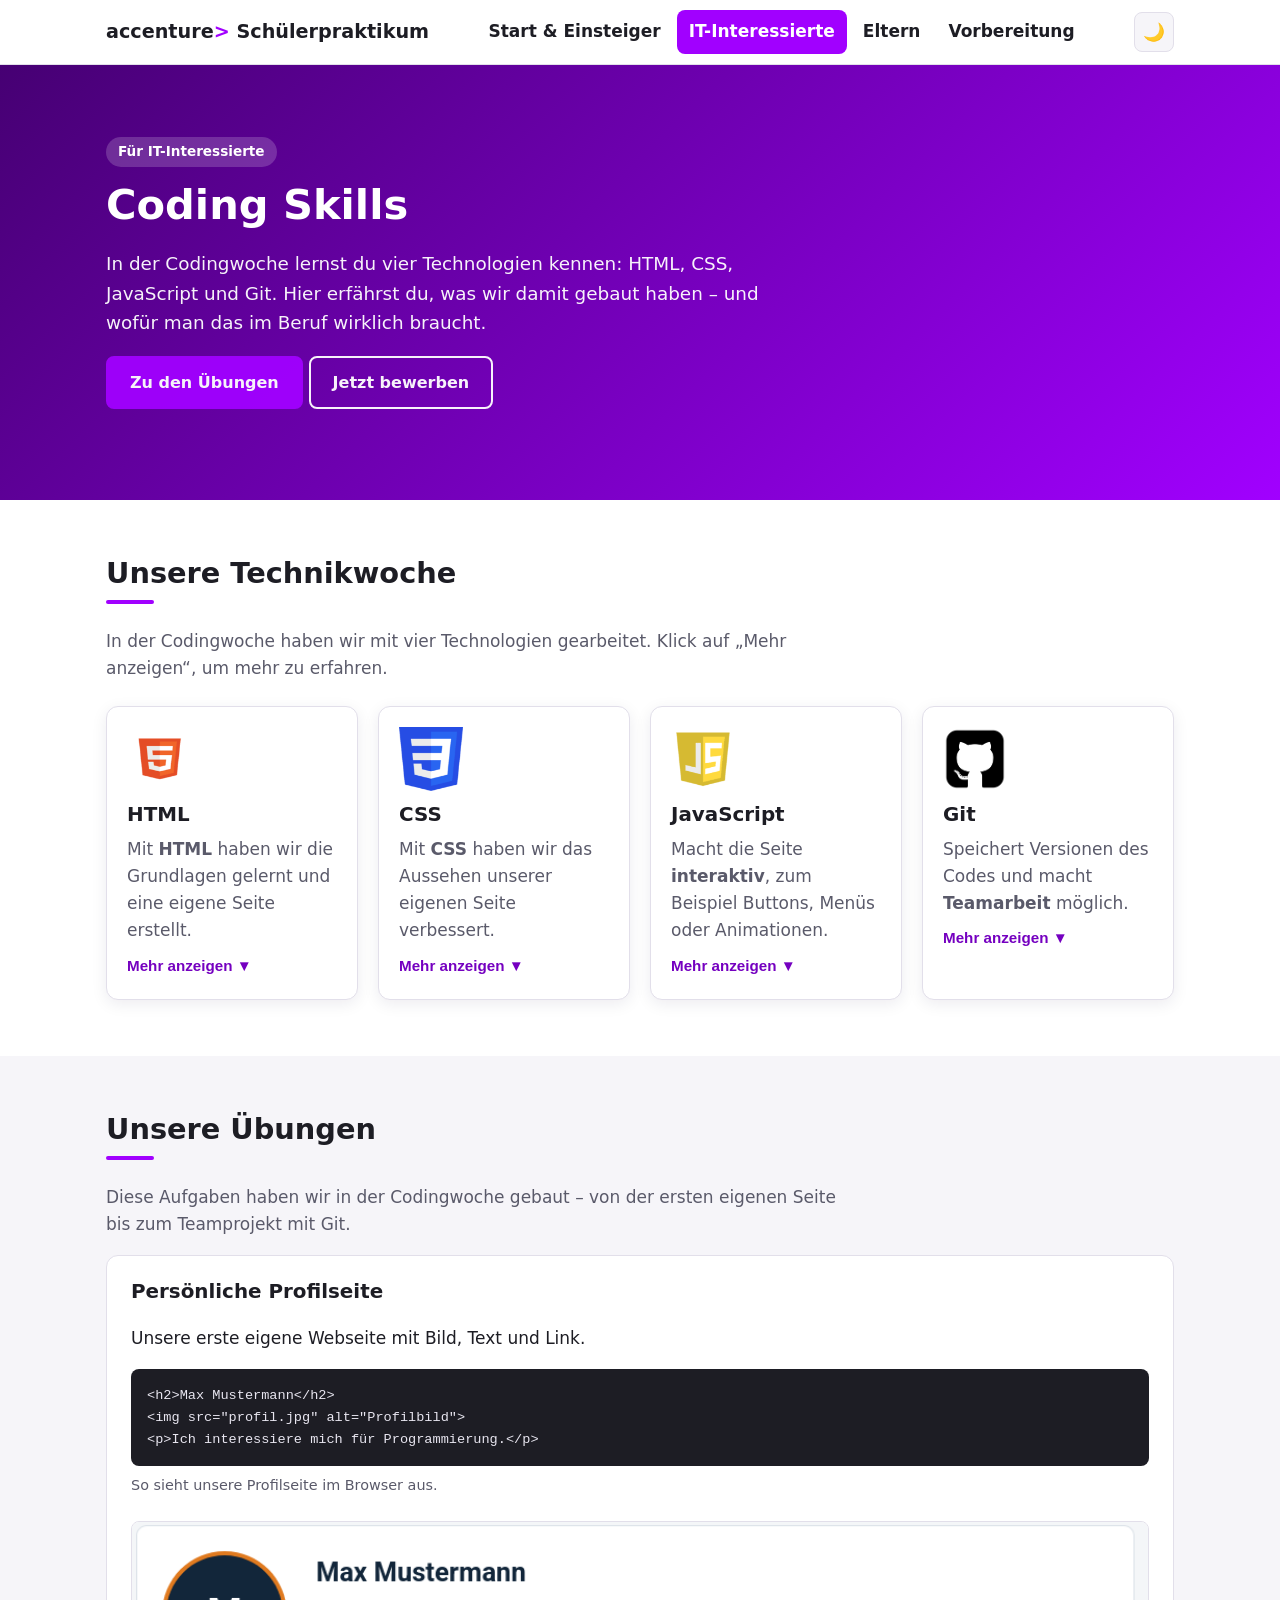
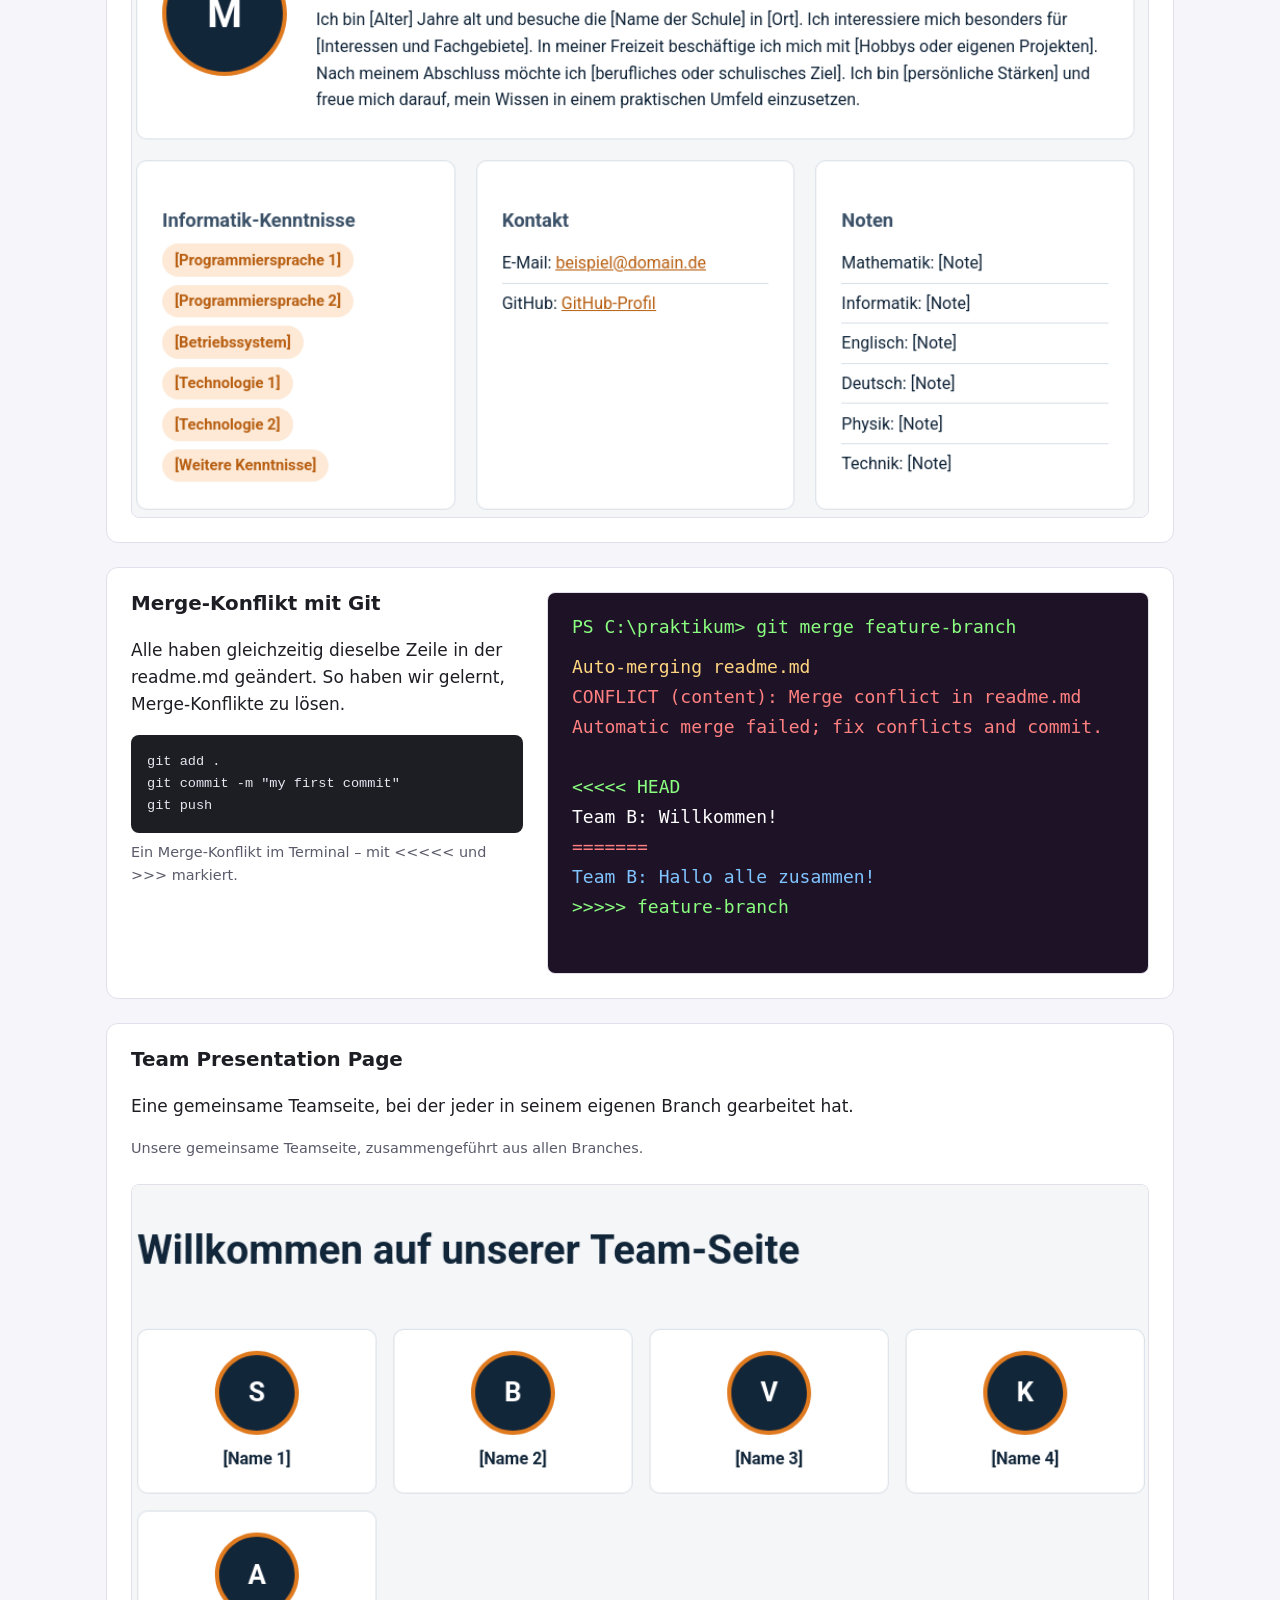
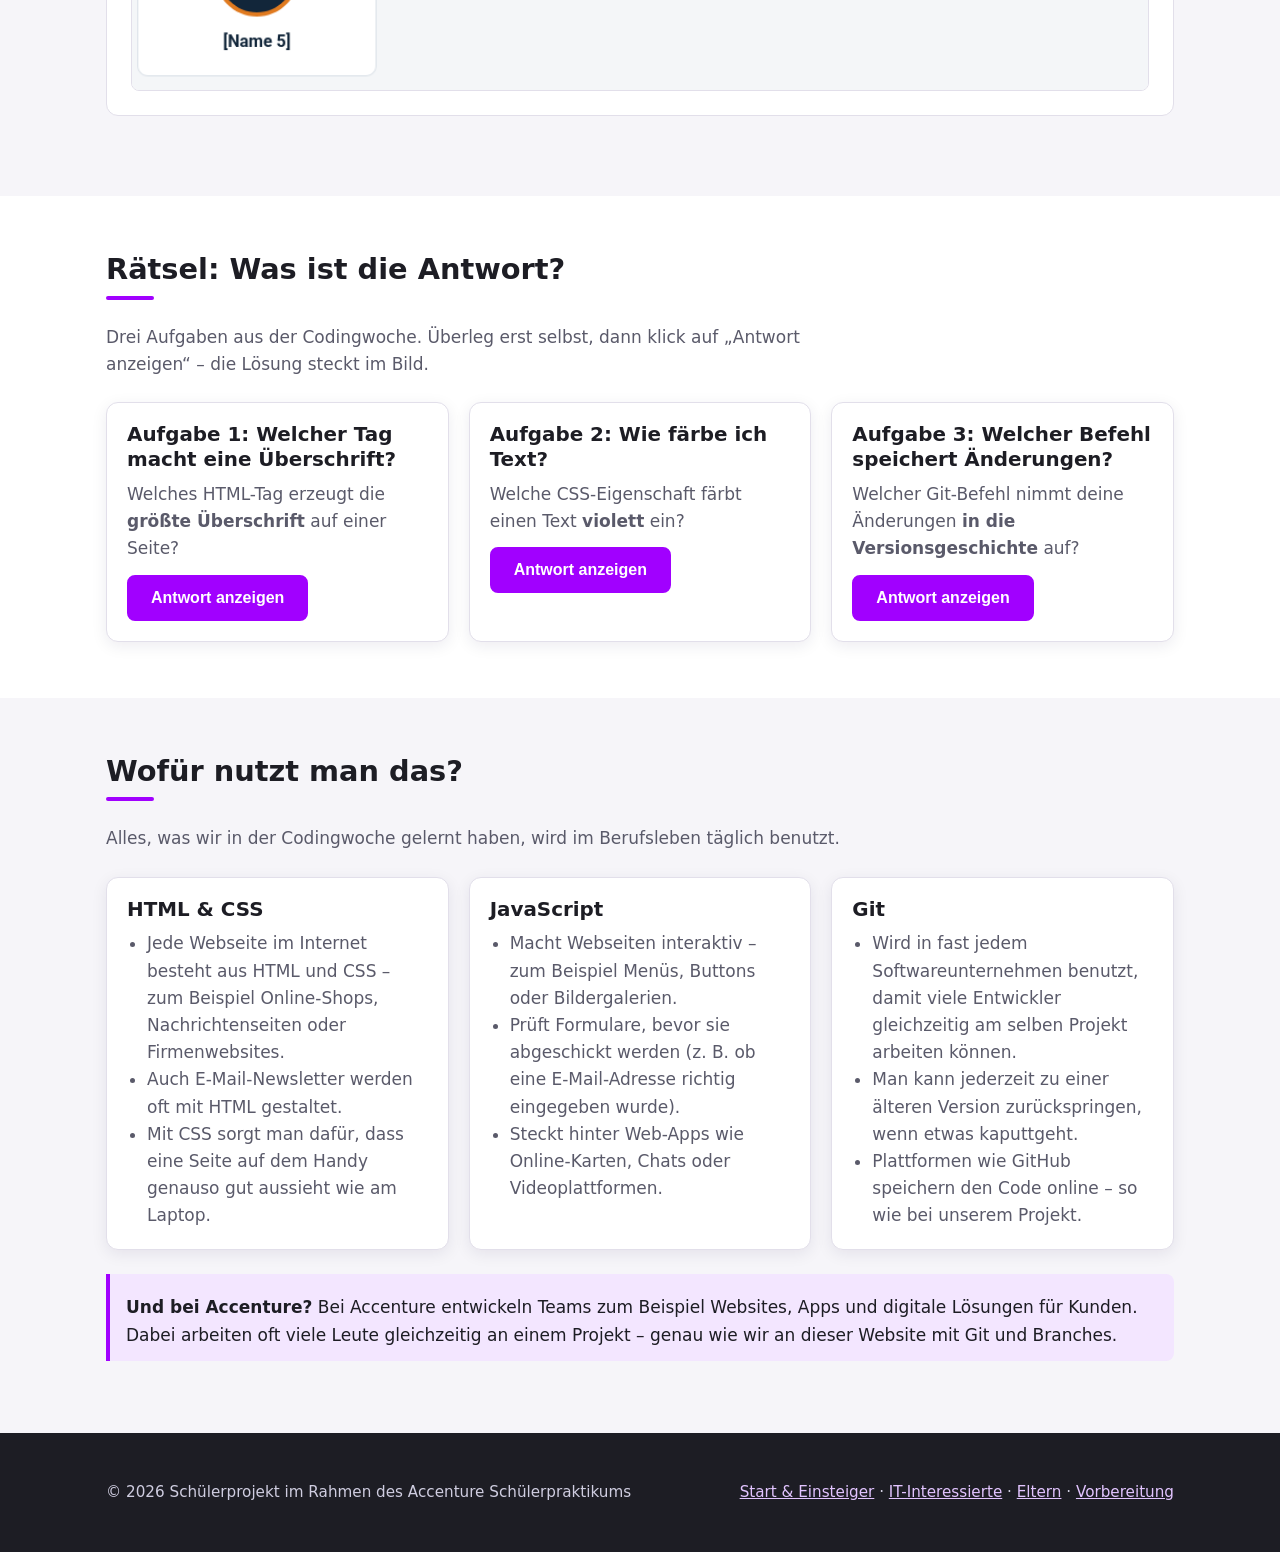
<file: coding.html>
<!DOCTYPE html>
<html lang="de">
<head>
  <meta charset="UTF-8">
  <meta name="viewport" content="width=device-width, initial-scale=1.0">
  <title>IT-Interessierte | Accenture Schülerpraktikum</title>
  <meta name="description" content="Welche Technologien im Accenture Schülerpraktikum gelernt werden: HTML, CSS, JavaScript und Git – mit Übungen und Rätseln.">

  <link rel="stylesheet" href="teama.css">
</head>
<body>

  <header class="navbar">
    <nav class="container" aria-label="Hauptnavigation">
      <a href="index.html" class="logo">accenture<span>&gt;</span> Schülerpraktikum</a>
      <ul class="nav-links">
        <li><a href="index.html">Start &amp; Einsteiger</a></li>
        <li><a href="coding.html" class="aktiv">IT-Interessierte</a></li>
        <li><a href="eltern.html">Eltern</a></li>
        <li><a href="vorbereitung.html">Vorbereitung</a></li>
      </ul>
      <div class="nav-aktionen">
        <button id="dark-btn" class="icon-btn" type="button" aria-label="Dunklen Modus aktivieren">🌙</button>
        <button id="menu-btn" class="icon-btn" type="button" aria-label="Menü öffnen" aria-expanded="false">☰</button>
      </div>
    </nav>
  </header>

  <main>

    <section class="hero">
      <div class="container">
        <span class="label">Für IT-Interessierte</span>
        <h1>Coding Skills</h1>
        <p>In der Codingwoche lernst du vier Technologien kennen: HTML, CSS, JavaScript und Git. Hier erfährst du, was wir damit gebaut haben – und wofür man das im Beruf wirklich braucht.</p>
        <p>
          <a href="#uebungen" class="btn">Zu den Übungen</a>
          <a href="vorbereitung.html#bewerbung" class="btn hell">Jetzt bewerben</a>
        </p>
      </div>
    </section>

    <section id="technik">
      <div class="container">
        <h2>Unsere Technikwoche</h2>
        <p class="einleitung">In der Codingwoche haben wir mit vier Technologien gearbeitet. Klick auf „Mehr anzeigen“, um mehr zu erfahren.</p>
        <div class="card-reihe" style="margin-top:24px">
          <div class="card">
            <img src="images/teamb/html.png" alt="HTML Logo">
            <h3>HTML</h3>
            <p>Mit <strong>HTML</strong> haben wir die Grundlagen gelernt und eine eigene Seite erstellt.</p>
            <button class="mehr-btn" type="button" aria-expanded="false">Mehr anzeigen ▼</button>
            <p class="mehr-text">Mit Tags wie &lt;h1&gt;, &lt;p&gt; oder &lt;img&gt; baut man Überschriften, Texte und Bilder ein.</p>
          </div>
          <div class="card">
            <img src="images/teamb/css.png" alt="CSS Logo">
            <h3>CSS</h3>
            <p>Mit <strong>CSS</strong> haben wir das Aussehen unserer eigenen Seite verbessert.</p>
            <button class="mehr-btn" type="button" aria-expanded="false">Mehr anzeigen ▼</button>
            <p class="mehr-text">Farben, Schriften, Abstände und Layouts wie Flexbox – damit die Cards hier nebeneinander stehen.</p>
          </div>
          <div class="card">
            <img src="images/teamb/js.png" alt="JavaScript Logo">
            <h3>JavaScript</h3>
            <p>Macht die Seite <strong>interaktiv</strong>, zum Beispiel Buttons, Menüs oder Animationen.</p>
            <button class="mehr-btn" type="button" aria-expanded="false">Mehr anzeigen ▼</button>
            <p class="mehr-text">Auch der „Mehr anzeigen“-Button, den du gerade benutzt, funktioniert mit JavaScript.</p>
          </div>
          <div class="card">
            <img src="images/teamb/Github.png" alt="Git Logo">
            <h3>Git</h3>
            <p>Speichert Versionen des Codes und macht <strong>Teamarbeit</strong> möglich.</p>
            <button class="mehr-btn" type="button" aria-expanded="false">Mehr anzeigen ▼</button>
            <p class="mehr-text">Mit Branches und Pull Requests arbeiten mehrere Leute gleichzeitig am selben Projekt, so wie wir an dieser Website.</p>
          </div>
        </div>
      </div>
    </section>

    <section class="grau" id="uebungen">
      <div class="container">
        <h2>Unsere Übungen</h2>
        <p class="einleitung">Diese Aufgaben haben wir in der Codingwoche gebaut – von der ersten eigenen Seite bis zum Teamprojekt mit Git.</p>

        <figure class="uebung">
          <div>
            <h3>Persönliche Profilseite</h3>
            <p>Unsere erste eigene Webseite mit Bild, Text und Link.</p>
            <pre><code>&lt;h2&gt;Max Mustermann&lt;/h2&gt;
&lt;img src="profil.jpg" alt="Profilbild"&gt;
&lt;p&gt;Ich interessiere mich für Programmierung.&lt;/p&gt;</code></pre>
            <figcaption>So sieht unsere Profilseite im Browser aus.</figcaption>
          </div>
          <img src="images/teamb/Profile.png" alt="Screenshot der persönlichen Profilseite" loading="lazy">
        </figure>

        <figure class="uebung">
          <div>
            <h3>Merge-Konflikt mit Git</h3>
            <p>Alle haben gleichzeitig dieselbe Zeile in der readme.md geändert. So haben wir gelernt, Merge-Konflikte zu lösen.</p>
            <pre><code>git add .
git commit -m "my first commit"
git push</code></pre>
            <figcaption>Ein Merge-Konflikt im Terminal – mit &lt;&lt;&lt;&lt;&lt; und &gt;&gt;&gt; markiert.</figcaption>
          </div>
          <img src="images/teamb/merge-konflikt.svg" alt="Screenshot eines Git-Merge-Konflikts im Terminal" loading="lazy">
        </figure>

        <figure class="uebung">
          <div>
            <h3>Team Presentation Page</h3>
            <p>Eine gemeinsame Teamseite, bei der jeder in seinem eigenen Branch gearbeitet hat.</p>
            <figcaption>Unsere gemeinsame Teamseite, zusammengeführt aus allen Branches.</figcaption>
          </div>
          <img src="images/teamb/Team.png" alt="Screenshot der Team Presentation Page" loading="lazy">
        </figure>
      </div>
    </section>

    <!-- 4. Rätsel -->
    <section id="quiz">
      <div class="container">
        <h2>Rätsel: Was ist die Antwort?</h2>
        <p class="einleitung">Drei Aufgaben aus der Codingwoche. Überleg erst selbst, dann klick auf „Antwort anzeigen“ – die Lösung steckt im Bild.</p>
        <div class="card-reihe" style="margin-top:24px">
          <div class="card">
            <h3>Aufgabe 1: Welcher Tag macht eine Überschrift?</h3>
            <p>Welches HTML-Tag erzeugt die <strong>größte Überschrift</strong> auf einer Seite?</p>
            <button class="btn antwort-btn" type="button" aria-expanded="false">Antwort anzeigen</button>
            <img class="antwort-bild" src="images/teamb/antwort-1.svg" alt="Lösung: Das h1-Tag erzeugt die größte Überschrift" loading="lazy">
          </div>
          <div class="card">
            <h3>Aufgabe 2: Wie färbe ich Text?</h3>
            <p>Welche CSS-Eigenschaft färbt einen Text <strong>violett</strong> ein?</p>
            <button class="btn antwort-btn" type="button" aria-expanded="false">Antwort anzeigen</button>
            <img class="antwort-bild" src="images/teamb/antwort-2.svg" alt="Lösung: color: violet; in CSS" loading="lazy">
          </div>
          <div class="card">
            <h3>Aufgabe 3: Welcher Befehl speichert Änderungen?</h3>
            <p>Welcher Git-Befehl nimmt deine Änderungen <strong>in die Versionsgeschichte</strong> auf?</p>
            <button class="btn antwort-btn" type="button" aria-expanded="false">Antwort anzeigen</button>
            <img class="antwort-bild" src="images/teamb/antwort-3.svg" alt="Lösung: git commit -m speichert die Änderungen" loading="lazy">
          </div>
        </div>
      </div>
    </section>

    <!-- 5. Wofür nutzt man das? -->
    <section class="grau" id="nutzen">
      <div class="container">
        <h2>Wofür nutzt man das?</h2>
        <p class="einleitung">Alles, was wir in der Codingwoche gelernt haben, wird im Berufsleben täglich benutzt.</p>
        <div class="card-reihe" style="margin-top:24px">
          <div class="card">
            <h3>HTML &amp; CSS</h3>
            <ul>
              <li>Jede Webseite im Internet besteht aus HTML und CSS – zum Beispiel Online-Shops, Nachrichtenseiten oder Firmenwebsites.</li>
              <li>Auch E-Mail-Newsletter werden oft mit HTML gestaltet.</li>
              <li>Mit CSS sorgt man dafür, dass eine Seite auf dem Handy genauso gut aussieht wie am Laptop.</li>
            </ul>
          </div>
          <div class="card">
            <h3>JavaScript</h3>
            <ul>
              <li>Macht Webseiten interaktiv – zum Beispiel Menüs, Buttons oder Bildergalerien.</li>
              <li>Prüft Formulare, bevor sie abgeschickt werden (z. B. ob eine E-Mail-Adresse richtig eingegeben wurde).</li>
              <li>Steckt hinter Web-Apps wie Online-Karten, Chats oder Videoplattformen.</li>
            </ul>
          </div>
          <div class="card">
            <h3>Git</h3>
            <ul>
              <li>Wird in fast jedem Softwareunternehmen benutzt, damit viele Entwickler gleichzeitig am selben Projekt arbeiten können.</li>
              <li>Man kann jederzeit zu einer älteren Version zurückspringen, wenn etwas kaputtgeht.</li>
              <li>Plattformen wie GitHub speichern den Code online – so wie bei unserem Projekt.</li>
            </ul>
          </div>
        </div>
        <div class="hinweis" style="margin-top:24px">
          <p><strong>Und bei Accenture?</strong> Bei Accenture entwickeln Teams zum Beispiel Websites, Apps und digitale Lösungen für Kunden. Dabei arbeiten oft viele Leute gleichzeitig an einem Projekt – genau wie wir an dieser Website mit Git und Branches.</p>
        </div>
      </div>
    </section>

  </main>

  <!-- ===== GEMEINSAMER FOOTER ===== -->
  <footer>
    <div class="container">
      <p>© <span id="jahr">2026</span> Schülerprojekt im Rahmen des Accenture Schülerpraktikums</p>
      <p><a href="index.html">Start &amp; Einsteiger</a> · <a href="coding.html">IT-Interessierte</a> · <a href="eltern.html">Eltern</a> · <a href="vorbereitung.html">Vorbereitung</a></p>
    </div>
  </footer>

  <button id="nach-oben" type="button" aria-label="Nach oben scrollen">↑</button>
  <!-- JavaScript ganz am Ende laden, damit alle HTML-Elemente schon existieren -->
  <script src="teama.js"></script>
</body>
</html>
</file>
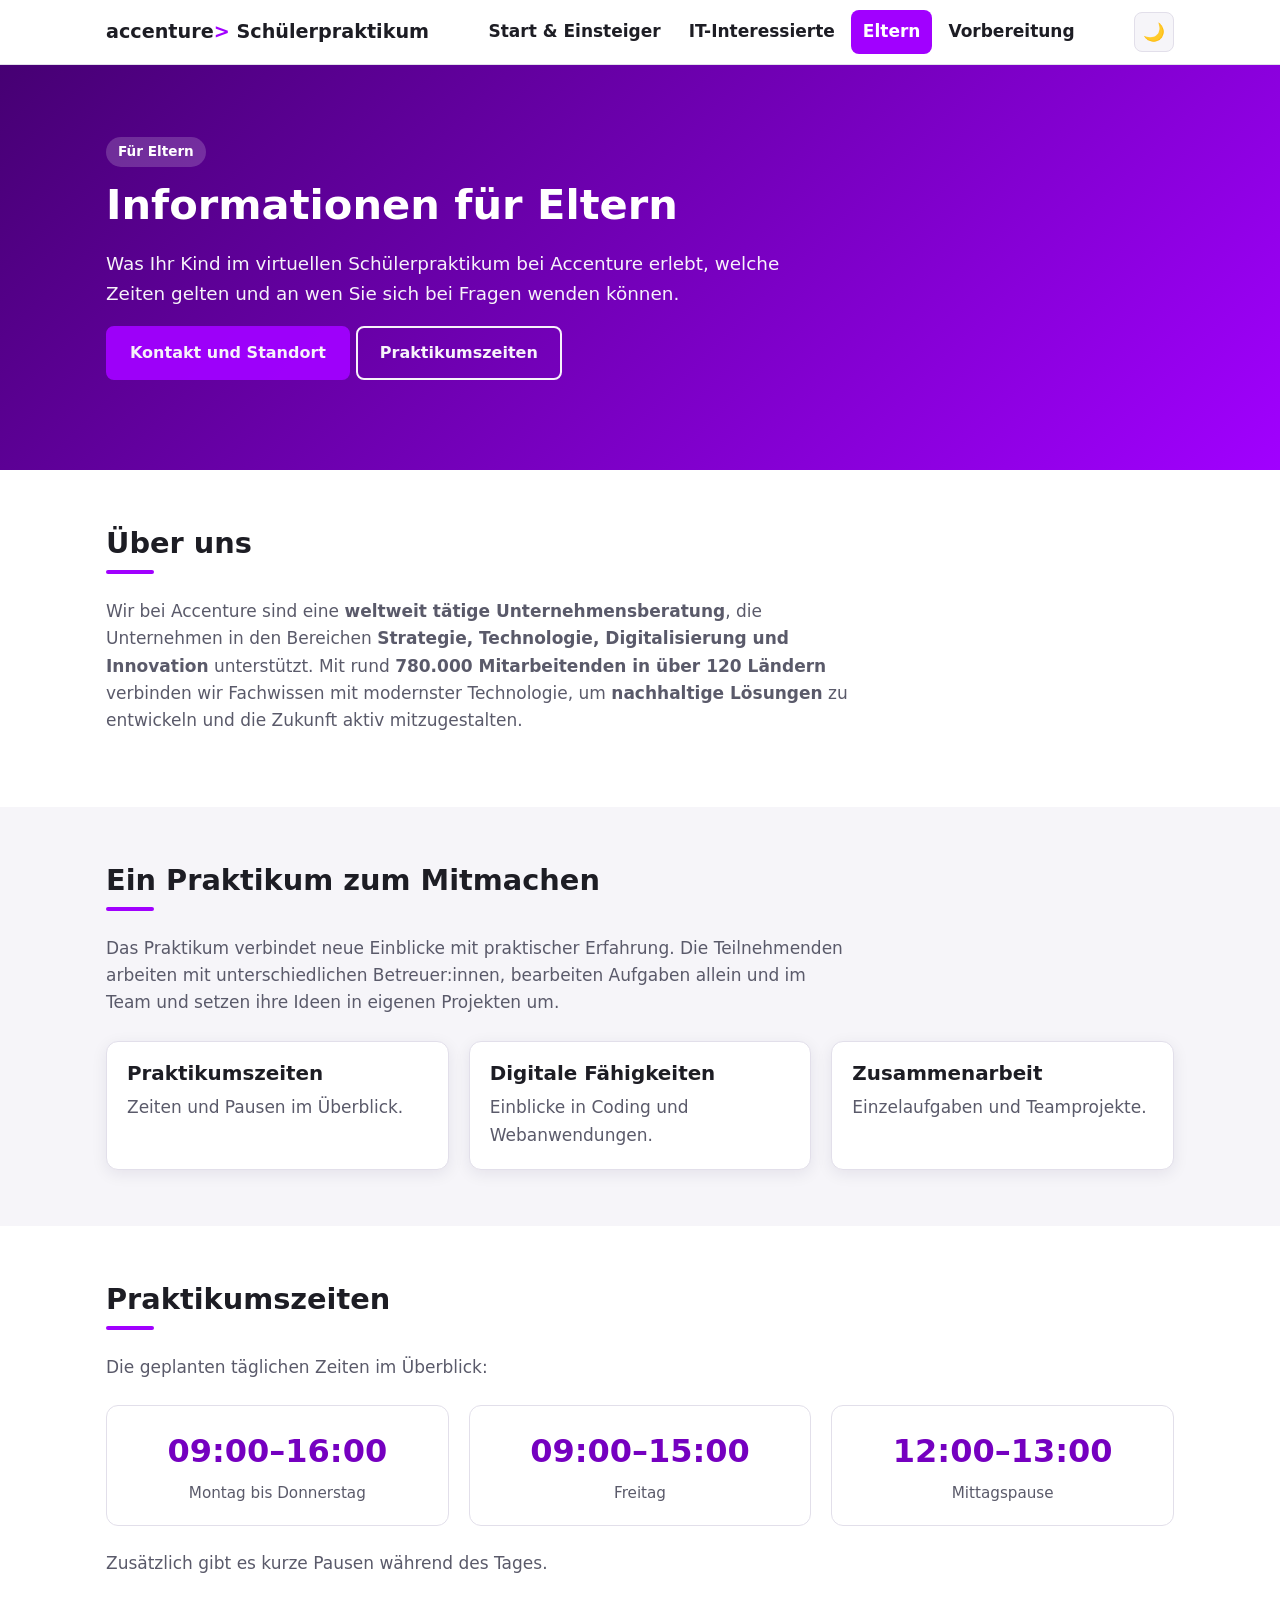
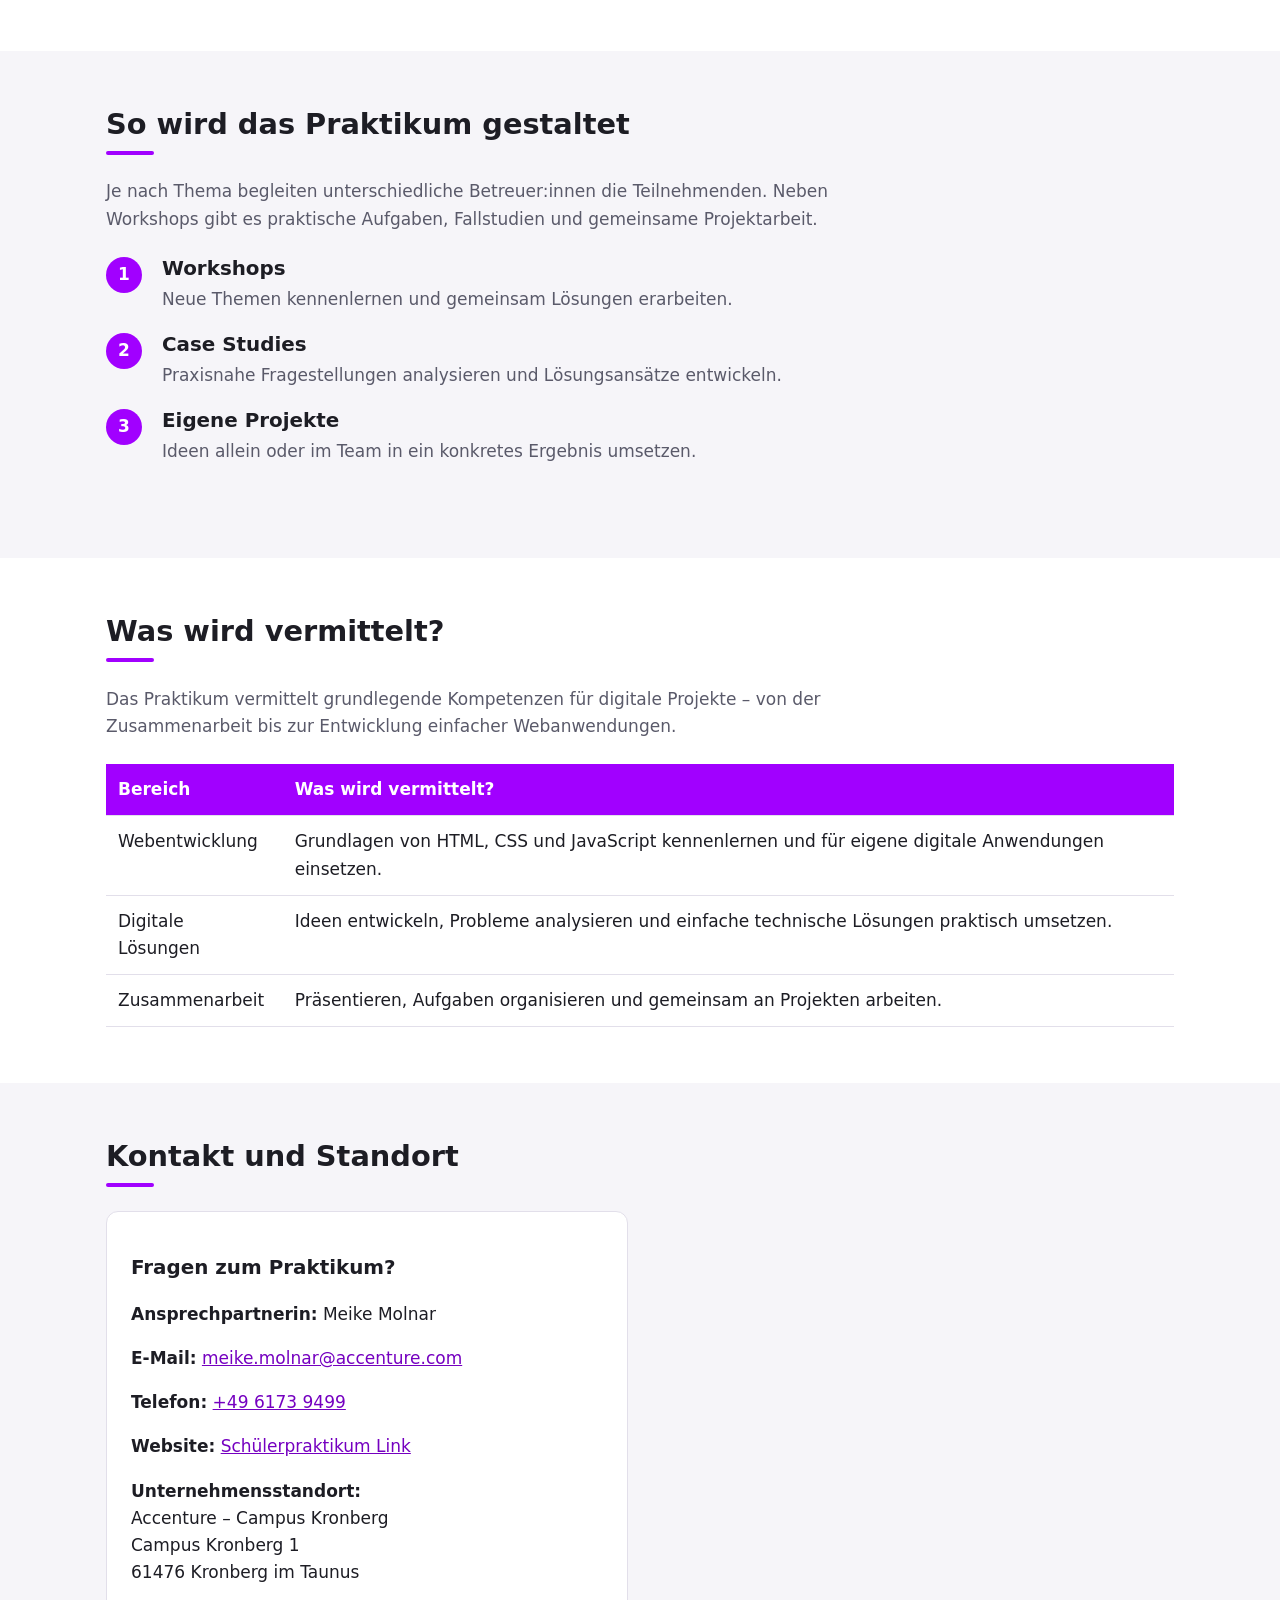
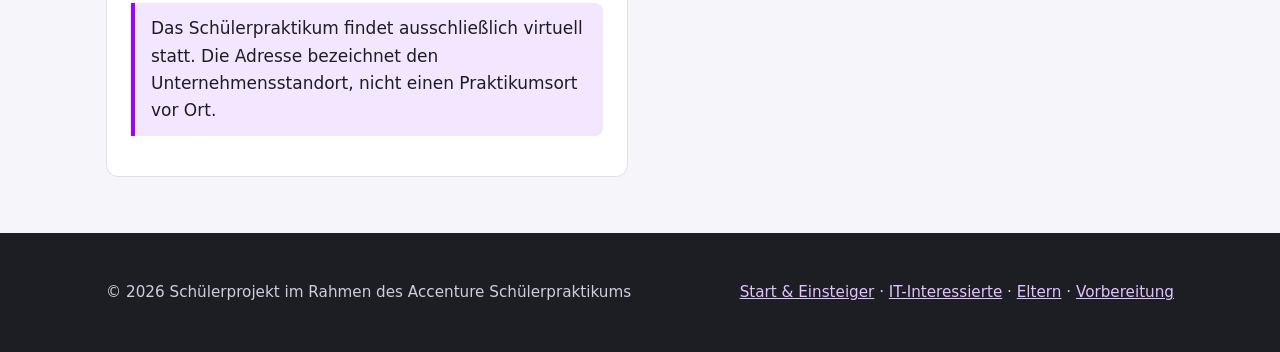
<file: eltern.html>
<!DOCTYPE html>
<html lang="de">
<head>
  <meta charset="UTF-8">
  <meta name="viewport" content="width=device-width, initial-scale=1.0">
  <title>Eltern | Accenture Schülerpraktikum</title>
  <meta name="description" content="Informationen für Eltern über das virtuelle Accenture Schülerpraktikum: Ablauf, Praktikumszeiten, Lerninhalte und Kontakt.">
  <!-- gemeinsames Design für alle Seiten -->
  <link rel="stylesheet" href="teama.css">
</head>
<body>

  <!-- ===== GEMEINSAME NAVIGATION (auf allen 4 Seiten gleich) ===== -->
  <header class="navbar">
    <nav class="container" aria-label="Hauptnavigation">
      <a href="index.html" class="logo">accenture<span>&gt;</span> Schülerpraktikum</a>
      <ul class="nav-links">
        <li><a href="index.html">Start &amp; Einsteiger</a></li>
        <li><a href="coding.html">IT-Interessierte</a></li>
        <li><a href="eltern.html" class="aktiv">Eltern</a></li>
        <li><a href="vorbereitung.html">Vorbereitung</a></li>
      </ul>
      <div class="nav-aktionen">
        <button id="dark-btn" class="icon-btn" type="button" aria-label="Dunklen Modus aktivieren">🌙</button>
        <button id="menu-btn" class="icon-btn" type="button" aria-label="Menü öffnen" aria-expanded="false">☰</button>
      </div>
    </nav>
  </header>

  <main>

    <!-- 1. Willkommenstext -->
    <section class="hero">
      <div class="container">
        <span class="label">Für Eltern</span>
        <h1>Informationen für Eltern</h1>
        <p>Was Ihr Kind im virtuellen Schülerpraktikum bei Accenture erlebt, welche Zeiten gelten und an wen Sie sich bei Fragen wenden können.</p>
        <p>
          <a href="#kontakt" class="btn">Kontakt und Standort</a>
          <a href="#praktikumszeiten" class="btn hell">Praktikumszeiten</a>
        </p>
      </div>
    </section>

    <!-- 2. Über uns -->
    <section id="ueber-uns">
      <div class="container">
        <h2>Über uns</h2>
        <p class="einleitung">
          Wir bei Accenture sind eine <strong>weltweit tätige Unternehmensberatung</strong>, die Unternehmen in den Bereichen
          <strong>Strategie, Technologie, Digitalisierung und Innovation</strong> unterstützt. Mit rund
          <strong>780.000 Mitarbeitenden in über 120 Ländern</strong> verbinden wir Fachwissen mit modernster Technologie,
          um <strong>nachhaltige Lösungen</strong> zu entwickeln und die Zukunft aktiv mitzugestalten.
        </p>
      </div>
    </section>

    <!-- 3. Ein Praktikum zum Mitmachen -->
    <section class="grau" id="praktikum">
      <div class="container">
        <h2>Ein Praktikum zum Mitmachen</h2>
        <p class="einleitung">Das Praktikum verbindet neue Einblicke mit praktischer Erfahrung. Die Teilnehmenden arbeiten mit unterschiedlichen Betreuer:innen, bearbeiten Aufgaben allein und im Team und setzen ihre Ideen in eigenen Projekten um.</p>
        <div class="card-reihe" style="margin-top:24px">
          <a class="card" href="#praktikumszeiten">
            <h3>Praktikumszeiten</h3>
            <p>Zeiten und Pausen im Überblick.</p>
          </a>
          <a class="card" href="#vermittelt">
            <h3>Digitale Fähigkeiten</h3>
            <p>Einblicke in Coding und Webanwendungen.</p>
          </a>
          <a class="card" href="#ablauf">
            <h3>Zusammenarbeit</h3>
            <p>Einzelaufgaben und Teamprojekte.</p>
          </a>
        </div>
      </div>
    </section>

    <!-- 4. Praktikumszeiten -->
    <section id="praktikumszeiten">
      <div class="container">
        <h2>Praktikumszeiten</h2>
        <p class="einleitung">Die geplanten täglichen Zeiten im Überblick:</p>
        <div class="zahlen">
          <div class="zahl"><b>09:00–16:00</b><span>Montag bis Donnerstag</span></div>
          <div class="zahl"><b>09:00–15:00</b><span>Freitag</span></div>
          <div class="zahl"><b>12:00–13:00</b><span>Mittagspause</span></div>
        </div>
        <p class="einleitung">Zusätzlich gibt es kurze Pausen während des Tages.</p>
      </div>
    </section>

    <!-- 5. Ablauf -->
    <section class="grau" id="ablauf">
      <div class="container">
        <h2>So wird das Praktikum gestaltet</h2>
        <p class="einleitung">Je nach Thema begleiten unterschiedliche Betreuer:innen die Teilnehmenden. Neben Workshops gibt es praktische Aufgaben, Fallstudien und gemeinsame Projektarbeit.</p>
        <ol class="ablauf" style="margin-top:24px">
          <li>
            <h3>Workshops</h3>
            <p>Neue Themen kennenlernen und gemeinsam Lösungen erarbeiten.</p>
          </li>
          <li>
            <h3>Case Studies</h3>
            <p>Praxisnahe Fragestellungen analysieren und Lösungsansätze entwickeln.</p>
          </li>
          <li>
            <h3>Eigene Projekte</h3>
            <p>Ideen allein oder im Team in ein konkretes Ergebnis umsetzen.</p>
          </li>
        </ol>
      </div>
    </section>

    <!-- 6. Was wird vermittelt? -->
    <section id="vermittelt">
      <div class="container">
        <h2>Was wird vermittelt?</h2>
        <p class="einleitung">Das Praktikum vermittelt grundlegende Kompetenzen für digitale Projekte – von der Zusammenarbeit bis zur Entwicklung einfacher Webanwendungen.</p>
        <table class="verwendung">
          <thead>
            <tr>
              <th>Bereich</th>
              <th>Was wird vermittelt?</th>
            </tr>
          </thead>
          <tbody>
            <tr>
              <td>Webentwicklung</td>
              <td>Grundlagen von HTML, CSS und JavaScript kennenlernen und für eigene digitale Anwendungen einsetzen.</td>
            </tr>
            <tr>
              <td>Digitale Lösungen</td>
              <td>Ideen entwickeln, Probleme analysieren und einfache technische Lösungen praktisch umsetzen.</td>
            </tr>
            <tr>
              <td>Zusammenarbeit</td>
              <td>Präsentieren, Aufgaben organisieren und gemeinsam an Projekten arbeiten.</td>
            </tr>
          </tbody>
        </table>
      </div>
    </section>

    <!-- 7. Kontakt und Standort -->
    <section class="grau" id="kontakt">
      <div class="container">
        <h2>Kontakt und Standort</h2>
        <div class="kontakt">
          <address>
            <h3>Fragen zum Praktikum?</h3>
            <p><strong>Ansprechpartnerin:</strong> Meike Molnar</p>
            <p><strong>E-Mail:</strong> <a href="mailto:meike.molnar@accenture.com">meike.molnar@accenture.com</a></p>
            <p><strong>Telefon:</strong> <a href="tel:+4961739499">+49 6173 9499</a></p>
            <p><strong>Website:</strong> <a href="https://www.accenture.com/de-de/careers/local/pupils" target="_blank" rel="noopener">Schülerpraktikum Link</a></p>
            <p>
              <strong>Unternehmensstandort:</strong><br>
              Accenture – Campus Kronberg<br>
              Campus Kronberg 1<br>
              61476 Kronberg im Taunus
            </p>
            <p class="hinweis">Das Schülerpraktikum findet ausschließlich virtuell statt. Die Adresse bezeichnet den Unternehmensstandort, nicht einen Praktikumsort vor Ort.</p>
          </address>
          <div class="karte">
            <iframe
              src="https://maps.google.com/maps?q=Campus%20Kronberg%201%2C%2061476%20Kronberg%20im%20Taunus&t=&z=14&ie=UTF8&iwloc=&output=embed"
              title="Karte: Accenture Campus Kronberg"
              loading="lazy"
              referrerpolicy="no-referrer-when-downgrade"
              allowfullscreen>
            </iframe>
          </div>
        </div>
      </div>
    </section>

  </main>

  <!-- ===== GEMEINSAMER FOOTER ===== -->
  <footer>
    <div class="container">
      <p>© <span id="jahr">2026</span> Schülerprojekt im Rahmen des Accenture Schülerpraktikums</p>
      <p><a href="index.html">Start &amp; Einsteiger</a> · <a href="coding.html">IT-Interessierte</a> · <a href="eltern.html">Eltern</a> · <a href="vorbereitung.html">Vorbereitung</a></p>
    </div>
  </footer>

  <button id="nach-oben" type="button" aria-label="Nach oben scrollen">↑</button>
  <!-- JavaScript ganz am Ende laden, damit alle HTML-Elemente schon existieren -->
  <script src="teama.js"></script>
</body>
</html>
</file>
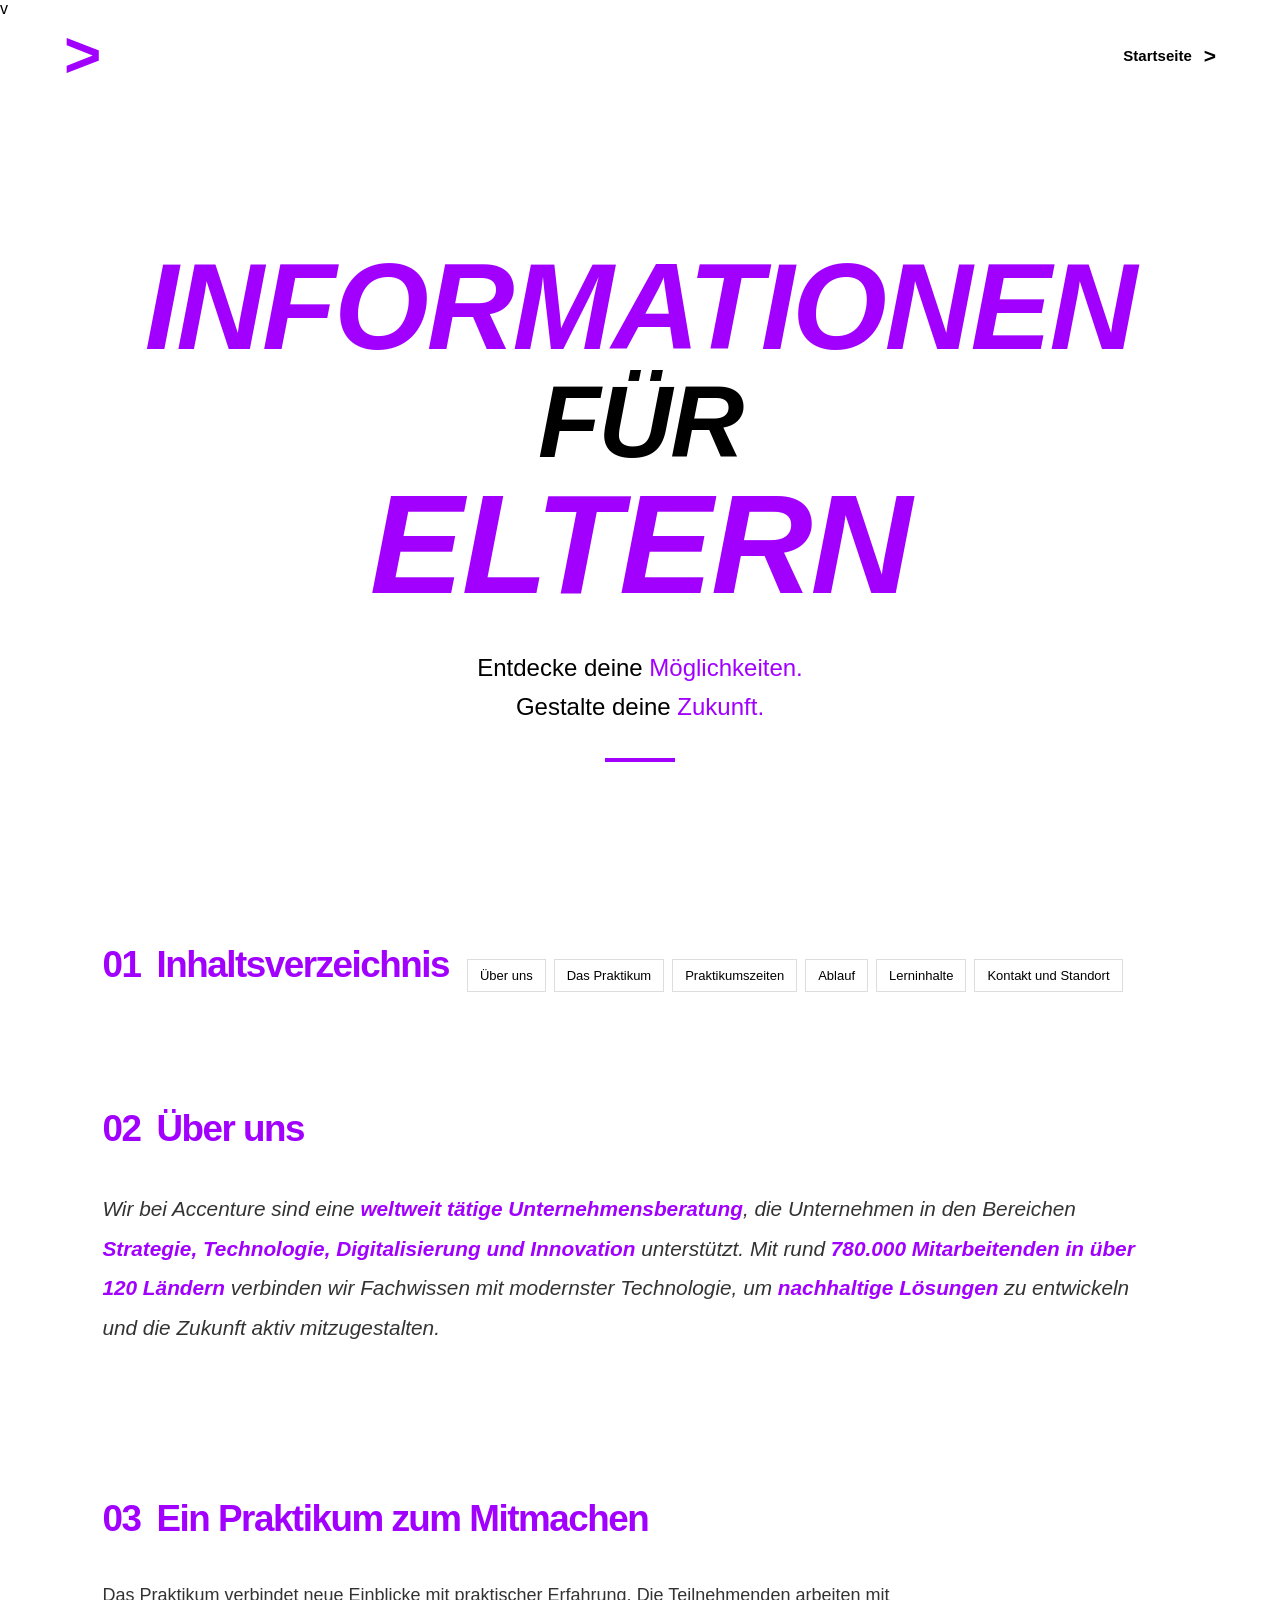
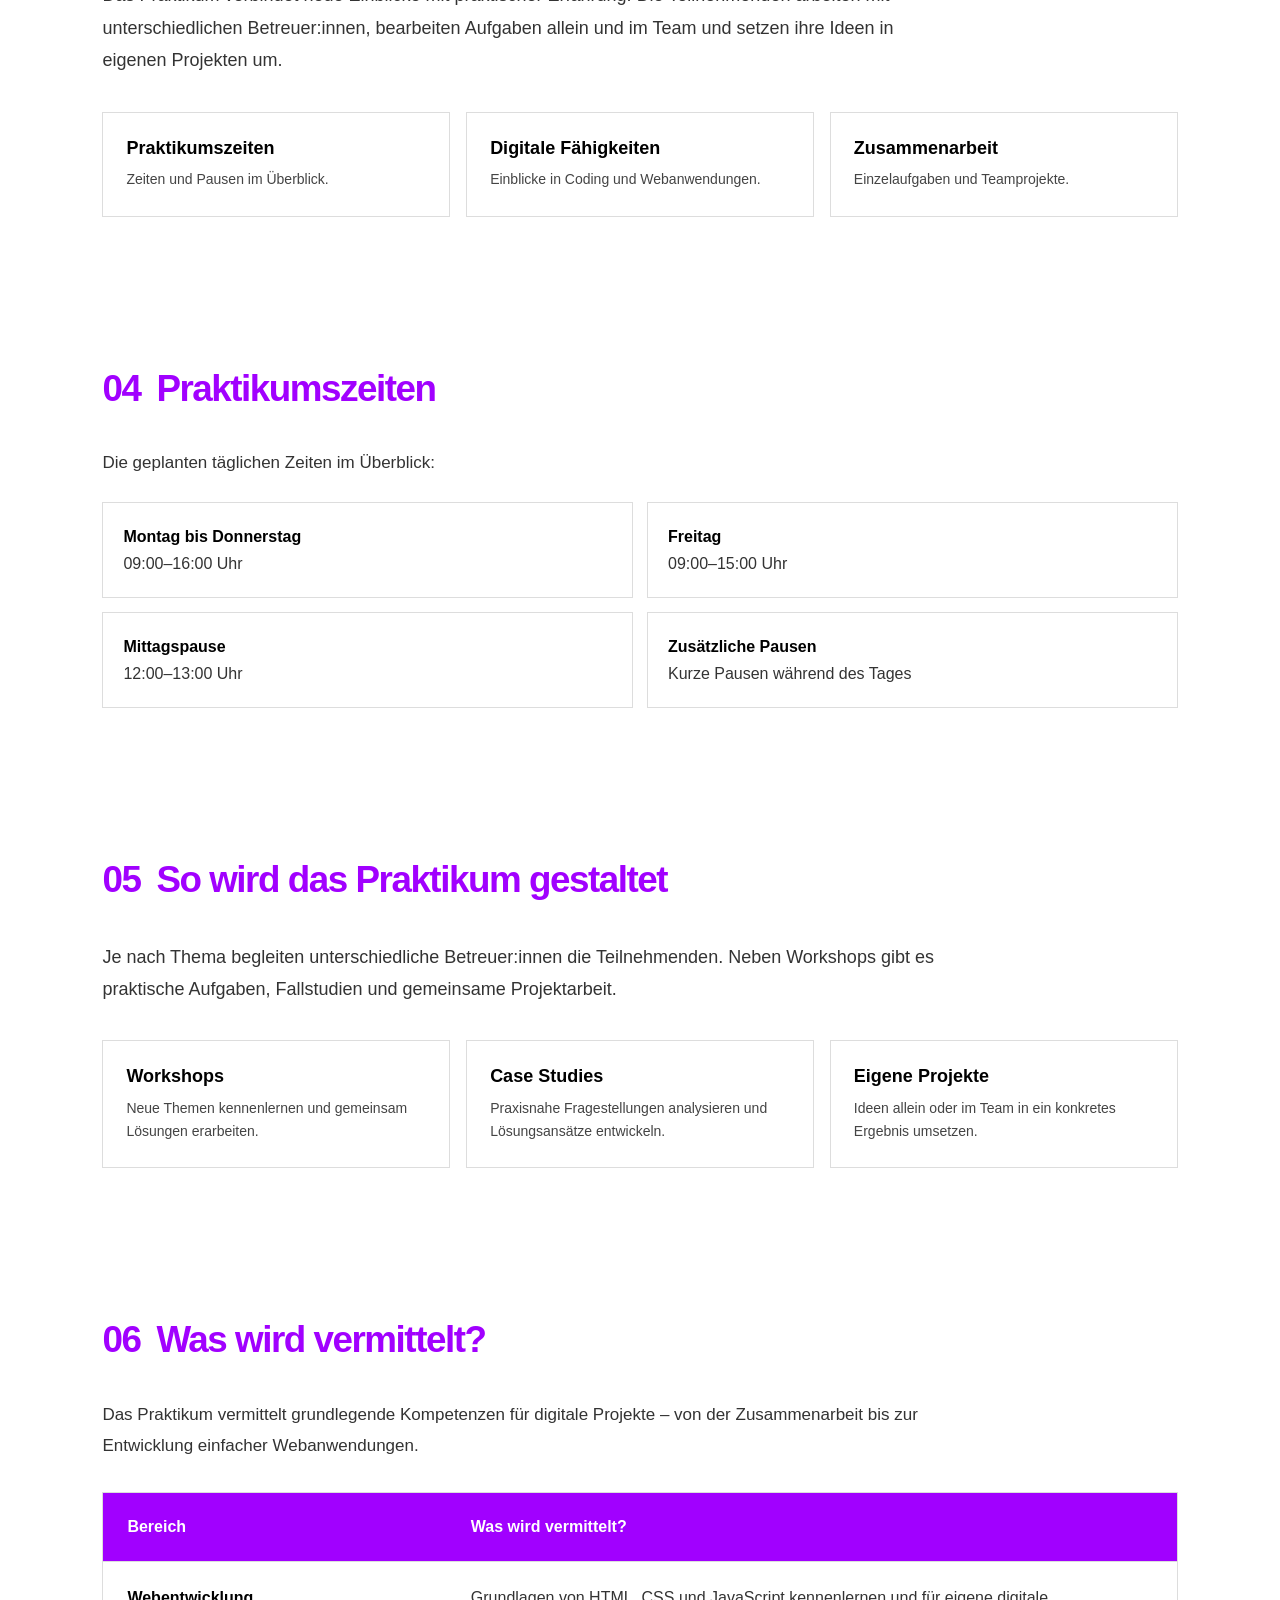
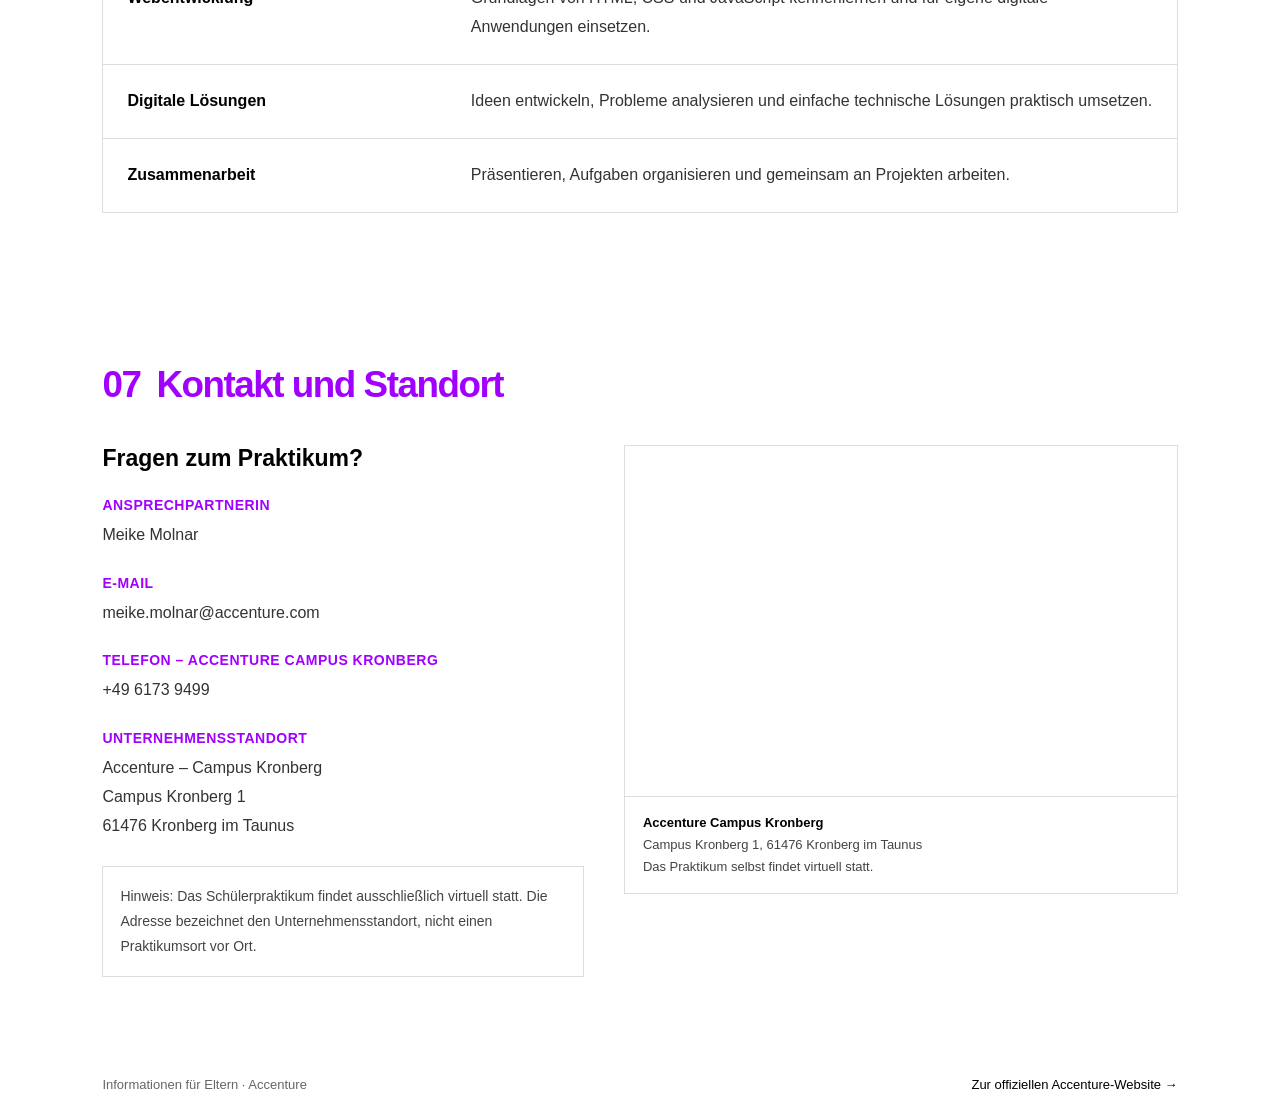
<file: Gr.C Elternhomepage Endergebnis.html>
v<!DOCTYPE html>
<html lang="de">
<head>
  <meta charset="UTF-8">
  <meta name="viewport" content="width=device-width, initial-scale=1.0">
  <title>Informationen für Eltern | Accenture</title>

  <style>
    :root {
      --purple: #A100FF;
      --white: #FFFFFF;
      --black: #000000;
      --gray: #666666;
      --border: #DDDDDD;
    }

    * {
      box-sizing: border-box;
      margin: 0;
      padding: 0;
    }

    html {
      scroll-behavior: smooth;
      scroll-padding-top: 25px;
    }

    body {
      min-height: 100vh;
      background: var(--white);
      color: var(--black);
      font-family: Arial, Helvetica, sans-serif;
      overflow-x: hidden;
    }

    /* KOPFBEREICH */

    header {
      position: absolute;
      top: 0;
      left: 0;
      z-index: 10;
      width: 100%;
      padding: 30px 5%;
      display: flex;
      align-items: center;
      justify-content: space-between;
      gap: 24px;
      animation: headerAppear 0.8s ease both;
    }

    .logo {
      display: inline-flex;
      align-items: center;
      gap: 12px;
      text-decoration: none;
      color: var(--black);
      flex-shrink: 0;
    }

    .logo-symbol {
      color: var(--purple);
      font-size: 64px;
      line-height: 0.8;
      font-weight: 900;
      letter-spacing: -10px;
      padding-right: 8px;
      transition: transform 0.35s ease;
    }

    .logo-name {
      font-size: 20px;
      font-weight: 700;
      opacity: 0;
      transform: translateY(8px);
      transition: opacity 0.3s ease, transform 0.3s ease;
    }

    .logo:hover .logo-symbol,
    .logo:focus-visible .logo-symbol {
      transform: translateY(-4px);
    }

    .logo:hover .logo-name,
    .logo:focus-visible .logo-name {
      opacity: 1;
      transform: translateY(0);
    }

    nav {
      display: flex;
      align-items: center;
      gap: 18px;
    }

    .nav-button {
      display: inline-flex;
      align-items: center;
      gap: 12px;
      padding: 12px 0 12px 17px;
      color: var(--black);
      background: transparent;
      border: none;
      text-decoration: none;
      font-size: 15px;
      font-weight: 700;
      cursor: pointer;
      transition: color 0.25s ease;
      white-space: nowrap;
    }

    .nav-button:hover,
    .nav-button:focus-visible {
      color: var(--purple);
    }

    .nav-arrow {
      font-size: 21px;
      transition: transform 0.25s ease;
    }

    .nav-button:hover .nav-arrow {
      transform: translateX(4px);
    }

    /* STARTSEITE */

    main {
      min-height: 100vh;
      padding: 150px 5% 70px;
      display: flex;
      flex-direction: column;
      align-items: center;
      justify-content: center;
      text-align: center;
    }

    .headline {
      display: flex;
      flex-direction: column;
      align-items: center;
      font-weight: 900;
      font-style: italic;
      line-height: 0.88;
      letter-spacing: -0.065em;
      animation: headlineAppear 1s cubic-bezier(.2, .8, .2, 1) both;
    }

    .headline span {
      display: block;
      transition:
        transform 0.65s cubic-bezier(.2, .8, .2, 1),
        color 0.35s ease;
    }

    .information {
      color: var(--purple);
      font-size: clamp(2.5rem, 9.5vw, 9rem);
    }

    .fuer {
      margin: 16px 0;
      color: var(--black);
      font-size: clamp(3rem, 8vw, 7rem);
    }

    .eltern {
      color: var(--purple);
      font-size: clamp(3.5rem, 11vw, 10rem);
    }

    .headline:hover .information {
      transform: translateX(-5vw);
    }

    .headline:hover .fuer {
      transform: scale(1.06);
    }

    .headline:hover .eltern {
      transform: translateX(5vw);
    }

    .slogan {
      max-width: 850px;
      margin-top: 42px;
      font-size: clamp(1rem, 2.1vw, 1.5rem);
      line-height: 1.6;
      font-weight: 400;
      color: var(--black);
      animation: sloganAppear 1s 0.35s ease both;
    }

    .purple-word {
      color: var(--purple);
    }

    .accent-line {
      width: 70px;
      height: 4px;
      margin-top: 32px;
      background: var(--purple);
      transform-origin: center;
      animation: lineAppear 0.8s 0.7s ease both;
    }

    /* ANIMATIONEN */

    @keyframes headerAppear {
      from {
        opacity: 0;
        transform: translateY(-15px);
      }
      to {
        opacity: 1;
        transform: translateY(0);
      }
    }

    @keyframes headlineAppear {
      from {
        opacity: 0;
        transform: translateY(35px);
      }
      to {
        opacity: 1;
        transform: translateY(0);
      }
    }

    @keyframes sloganAppear {
      from {
        opacity: 0;
        transform: translateY(18px);
      }
      to {
        opacity: 1;
        transform: translateY(0);
      }
    }

    @keyframes lineAppear {
      from {
        opacity: 0;
        transform: scaleX(0);
      }
      to {
        opacity: 1;
        transform: scaleX(1);
      }
    }

    /* INHALTSBEREICHE */

    .content-section {
      width: 100%;
      padding: 75px 8%;
      background: var(--white);
      text-align: left;
    }

    .section-heading {
      display: flex;
      align-items: center;
      gap: 16px;
      margin-bottom: 38px;
    }

    /* Nummer und Überschrift sind gleich groß und lila */

    .section-number {
      color: var(--purple);
      font-size: clamp(1.5rem, 3vw, 2.3rem);
      font-weight: 800;
      letter-spacing: -0.04em;
      line-height: 1.2;
      white-space: nowrap;
    }

    .section-heading h2 {
      color: var(--purple);
      font-size: clamp(1.5rem, 3vw, 2.3rem);
      font-weight: 800;
      letter-spacing: -0.04em;
      line-height: 1.2;
    }

    /* Die Trennlinie neben den Überschriften wurde entfernt */

    .section-heading::after {
      content: none;
      display: none;
    }

    /* ÜBER UNS */

    .about-section {
      background: var(--white);
    }

    .about-text {
      max-width: 1050px;
      font-size: clamp(1.05rem, 1.8vw, 1.3rem);
      line-height: 1.9;
      color: #333333;
    }

    .about-text strong {
      color: var(--purple);
      font-weight: 700;
    }

    /* PRAKTIKUM ZUM MITMACHEN */

    .participation-section {
      background: var(--white);
    }

    .participation-intro {
      max-width: 850px;
      margin-bottom: 35px;
      color: #333333;
      font-size: 18px;
      line-height: 1.8;
    }

    .participation-intro strong {
      color: var(--purple);
    }

    /* SCHLICHTE BOXEN */

    .tile-grid {
      display: grid;
      grid-template-columns: repeat(3, minmax(0, 1fr));
      gap: 16px;
    }

    .info-tile {
      display: block;
      min-width: 0;
      min-height: 105px;
      padding: 23px;
      background: var(--white);
      border: 1px solid var(--border);
      border-radius: 0;
      text-decoration: none;
      color: var(--black);
      transition:
        transform 0.3s ease,
        border-color 0.3s ease;
    }

    .info-tile:hover,
    .info-tile:focus-visible {
      transform: translateY(-3px);
      border-color: var(--purple);
      outline: none;
    }

    /* Icons werden nicht angezeigt */

    .tile-icon {
      display: none;
    }

    .tile-text {
      min-width: 0;
    }

    .tile-text h3 {
      margin-bottom: 8px;
      font-size: 18px;
      line-height: 1.35;
      color: var(--black);
    }

    .tile-text p {
      color: #444444;
      font-size: 14px;
      line-height: 1.7;
    }

    /* TABELLE */

    .table-wrapper {
      width: 100%;
      overflow-x: auto;
      border: 1px solid var(--border);
      border-radius: 0;
      background: var(--white);
    }

    .internship-table {
      width: 100%;
      border-collapse: collapse;
      text-align: left;
      line-height: 1.8;
    }

    .internship-table th {
      padding: 20px 24px;
      color: var(--white);
      background: var(--purple);
      font-size: 16px;
      font-weight: 700;
    }

    .internship-table td {
      padding: 22px 24px;
      color: #333333;
      border-top: 1px solid var(--border);
      vertical-align: top;
      font-size: 16px;
    }

    .internship-table td:first-child {
      width: 32%;
      color: var(--black);
      font-weight: 700;
    }

    .internship-table tbody tr {
      transition: background-color 0.25s ease;
    }

    .internship-table tbody tr:hover {
      background: #F8F8F8;
    }

    /* PRAKTIKUMSZEITEN */

    .hours-section {
      background: var(--white);
    }

    .hours-intro {
      margin-bottom: 24px;
      color: #333333;
      font-size: 17px;
      line-height: 1.7;
    }

    .hours-list {
      display: grid;
      grid-template-columns: repeat(2, minmax(0, 1fr));
      gap: 14px;
      list-style: none;
    }

    /* Praktikumszeiten-Boxen im gleichen Stil wie die anderen Boxen */

    .hours-list li {
      display: block;
      padding: 20px;
      background: var(--white);
      border: 1px solid var(--border);
      color: #333333;
      font-size: 16px;
      line-height: 1.7;
      transition:
        transform 0.3s ease,
        border-color 0.3s ease;
    }

    .hours-list li:hover {
      transform: translateY(-3px);
      border-color: var(--purple);
    }

    /* Häkchen entfernen */

    .hours-list li::before {
      content: none;
      display: none;
    }

    .hours-list strong {
      color: var(--black);
    }

    /* LERNINHALTE */

    .skills-section {
      background: var(--white);
    }

    .skills-intro {
      max-width: 850px;
      margin-bottom: 30px;
      color: #333333;
      font-size: 17px;
      line-height: 1.8;
    }

    /* KONTAKT */

    .contact-section {
      background: var(--white);
    }

    .contact-grid {
      display: grid;
      grid-template-columns: minmax(0, 1fr) minmax(0, 1.15fr);
      gap: 40px;
      align-items: start;
    }

    .contact-info h3 {
      margin-bottom: 25px;
      font-size: 23px;
    }

    .contact-item {
      margin-bottom: 25px;
    }

    .contact-item strong {
      display: block;
      margin-bottom: 8px;
      color: var(--purple);
      font-size: 14px;
      letter-spacing: 0.5px;
    }

    .contact-item p,
    .contact-item a {
      color: #333333;
      font-size: 16px;
      line-height: 1.8;
      overflow-wrap: anywhere;
    }

    .contact-item a {
      text-decoration: none;
      text-decoration-color: var(--purple);
      text-underline-offset: 4px;
      transition: color 0.25s ease;
    }

    .contact-item a:hover,
    .contact-item a:focus-visible {
      color: var(--purple);
      text-decoration: underline;
    }

    .contact-note {
      margin-top: 25px;
      padding: 17px;
      border: 1px solid var(--border);
      background: var(--white);
      color: #444444;
      font-size: 14px;
      line-height: 1.8;
    }

    .map-container {
      overflow: hidden;
      border: 1px solid var(--border);
      border-radius: 0;
    }

    .map-container iframe {
      display: block;
      width: 100%;
      height: 350px;
      border: 0;
    }

    .map-caption {
      padding: 15px 18px;
      background: var(--white);
      color: #444444;
      font-size: 13px;
      line-height: 1.7;
      border-top: 1px solid var(--border);
    }

    .map-caption strong {
      color: var(--black);
    }

    /* INHALTSVERZEICHNIS */

    .contents {
      padding: 25px 8%;
      background: var(--white);
    }

    /* Inhaltsverzeichnis bekommt die Nummer 01 */

    .contents .section-heading {
      margin-bottom: 20px;
    }

    .contents-title {
      display: flex;
      align-items: center;
      gap: 16px;
      margin-bottom: 20px;
      color: var(--purple);
      font-size: clamp(1.5rem, 3vw, 2.3rem);
      font-weight: 800;
      letter-spacing: -0.04em;
      line-height: 1.2;
    }

    .contents-number {
      color: var(--purple);
      font-size: clamp(1.5rem, 3vw, 2.3rem);
      font-weight: 800;
      letter-spacing: -0.04em;
      line-height: 1.2;
    }

    .contents-links {
      display: flex;
      flex-wrap: wrap;
      gap: 8px;
    }

    .contents-links a {
      display: inline-block;
      padding: 8px 12px;
      color: var(--black);
      border: 1px solid var(--border);
      text-decoration: none;
      font-size: 13px;
      transition: border-color 0.25s ease;
    }

    .contents-links a:hover,
    .contents-links a:focus-visible {
      border-color: var(--purple);
      outline: none;
    }

    /* FUSSZEILE */

    footer {
      display: flex;
      align-items: center;
      justify-content: space-between;
      gap: 20px;
      padding: 25px 8%;
      background: var(--white);
      color: #666666;
      font-size: 13px;
    }

    footer a {
      color: var(--black);
      text-decoration: none;
    }

    footer a:hover {
      color: var(--purple);
    }

    /* SCROLL-ANIMATIONEN */

    .reveal {
      opacity: 0;
      transform: translateY(22px);
      transition: opacity 0.7s ease, transform 0.7s ease;
    }

    .reveal.visible {
      opacity: 1;
      transform: translateY(0);
    }

    /* RESPONSIVE */

    @media (max-width: 900px) {
      .content-section {
        padding: 60px 6%;
      }

      .contents {
        padding: 25px 6%;
      }

      .tile-grid {
        grid-template-columns: repeat(2, minmax(0, 1fr));
      }

      .contact-grid {
        grid-template-columns: 1fr;
      }
    }

    @media (max-width: 600px) {
      header {
        padding: 22px 5%;
      }

      .logo-symbol {
        font-size: 48px;
      }

      .logo-name {
        display: none;
      }

      nav {
        gap: 8px;
      }

      .nav-button {
        padding: 10px 0 10px 5px;
        font-size: 13px;
        gap: 5px;
      }

      main {
        padding: 125px 4% 50px;
      }

      .headline {
        letter-spacing: -0.055em;
      }

      .information {
        font-size: clamp(2.1rem, 9vw, 3.8rem);
      }

      .fuer {
        margin: 12px 0;
      }

      .slogan {
        margin-top: 30px;
      }

      .headline:hover .information {
        transform: translateX(-2vw);
      }

      .headline:hover .eltern {
        transform: translateX(2vw);
      }

      .content-section {
        padding: 45px 6%;
      }

      .section-heading {
        gap: 10px;
        margin-bottom: 27px;
      }

      /* Nummer und Überschrift bleiben auch auf dem Handy gleich groß */

      .section-number,
      .section-heading h2,
      .contents-title,
      .contents-number {
        font-size: 21px;
      }

      .section-heading::after {
        display: none;
      }

      .tile-grid,
      .hours-list {
        grid-template-columns: 1fr;
      }

      .info-tile {
        min-height: 88px;
        padding: 18px;
      }

      .map-container iframe {
        height: 290px;
      }

      .internship-table th,
      .internship-table td {
        padding: 15px 12px;
        font-size: 14px;
      }

      .internship-table td:first-child {
        width: 38%;
      }

      .contents {
        padding: 22px 6%;
      }

      footer {
        align-items: flex-start;
        flex-direction: column;
        padding: 22px 6%;
      }
    }

    @media (prefers-reduced-motion: reduce) {
      *,
      *::before,
      *::after {
        animation-duration: 0.01ms !important;
        animation-iteration-count: 1 !important;
        scroll-behavior: auto !important;
        transition-duration: 0.01ms !important;
      }

      .reveal {
        opacity: 1;
        transform: none;
      }
    }
  </style>
</head>

<body>

  <!-- KOPFBEREICH -->

  <header>
    <a class="logo"
       href="https://www.accenture.com/de-de"
       target="_blank"
       rel="noopener noreferrer"
       aria-label="Accenture-Website öffnen">
      <span class="logo-symbol" aria-hidden="true">&gt;</span>
      <span class="logo-name">Accenture</span>
    </a>

    <nav aria-label="Hauptnavigation">
      <a class="nav-button" href="#startseite">
        <span>Startseite</span>
        <span class="nav-arrow" aria-hidden="true">&gt;</span>
      </a>
    </nav>
  </header>

  <!-- STARTSEITE -->

  <main id="startseite">
    <h1 class="headline">
      <span class="information">INFORMATIONEN</span>
      <span class="fuer">FÜR</span>
      <span class="eltern">ELTERN</span>
    </h1>

    <p class="slogan">
      Entdecke deine
      <span class="purple-word">Möglichkeiten.</span>
      <br>
      Gestalte deine
      <span class="purple-word">Zukunft.</span>
    </p>

    <div class="accent-line" aria-hidden="true"></div>
  </main>

  <!-- 01 – INHALTSVERZEICHNIS -->

  <nav class="contents" aria-label="Inhaltsverzeichnis">
    <div class="contents-title">
      <span class="contents-number">01</span>
      <span>Inhaltsverzeichnis</span>
    </div>

    <div class="contents-links">
      <a href="#ueber-uns">Über uns</a>
      <a href="#praktikum">Das Praktikum</a>
      <a href="#praktikumszeiten">Praktikumszeiten</a>
      <a href="#ablauf">Ablauf</a>
      <a href="#faehigkeiten">Lerninhalte</a>
      <a href="#kontakt">Kontakt und Standort</a>
    </div>
  </nav>

  <!-- 02 – ÜBER UNS -->

  <section class="content-section about-section reveal" id="ueber-uns">
    <div class="section-heading">
      <span class="section-number">02</span>
      <h2>Über uns</h2>
    </div>

    <p class="about-text">
      <em>
        Wir bei Accenture sind eine
        <strong>weltweit tätige Unternehmensberatung</strong>,
        die Unternehmen in den Bereichen
        <strong>Strategie, Technologie, Digitalisierung und Innovation</strong>
        unterstützt. Mit rund
        <strong>780.000 Mitarbeitenden in über 120 Ländern</strong>
        verbinden wir Fachwissen mit modernster Technologie, um
        <strong>nachhaltige Lösungen</strong>
        zu entwickeln und die Zukunft aktiv mitzugestalten.
      </em>
    </p>
  </section>

  <!-- 03 – EIN PRAKTIKUM ZUM MITMACHEN -->

  <section class="content-section participation-section reveal" id="praktikum">
    <div class="section-heading">
      <span class="section-number">03</span>
      <h2>Ein Praktikum zum Mitmachen</h2>
    </div>

    <p class="participation-intro">
      Das Praktikum verbindet neue Einblicke mit praktischer Erfahrung.
      Die Teilnehmenden arbeiten mit unterschiedlichen Betreuer:innen,
      bearbeiten Aufgaben allein und im Team und setzen ihre Ideen
      in eigenen Projekten um.
    </p>

    <div class="tile-grid">

      <a class="info-tile" href="#praktikumszeiten">
        <div class="tile-text">
          <h3>Praktikumszeiten</h3>
          <p>Zeiten und Pausen im Überblick.</p>
        </div>
      </a>

      <a class="info-tile" href="#faehigkeiten">
        <div class="tile-text">
          <h3>Digitale Fähigkeiten</h3>
          <p>Einblicke in Coding und Webanwendungen.</p>
        </div>
      </a>

      <a class="info-tile" href="#ablauf">
        <div class="tile-text">
          <h3>Zusammenarbeit</h3>
          <p>Einzelaufgaben und Teamprojekte.</p>
        </div>
      </a>

    </div>
  </section>

  <!-- 04 – PRAKTIKUMSZEITEN -->

  <section class="content-section hours-section reveal" id="praktikumszeiten">
    <div class="section-heading">
      <span class="section-number">04</span>
      <h2>Praktikumszeiten</h2>
    </div>

    <p class="hours-intro">
      Die geplanten täglichen Zeiten im Überblick:
    </p>

    <ul class="hours-list">
      <li>
        <strong>Montag bis Donnerstag</strong><br>
        09:00–16:00 Uhr
      </li>
      <li>
        <strong>Freitag</strong><br>
        09:00–15:00 Uhr
      </li>
      <li>
        <strong>Mittagspause</strong><br>
        12:00–13:00 Uhr
      </li>
      <li>
        <strong>Zusätzliche Pausen</strong><br>
        Kurze Pausen während des Tages
      </li>
    </ul>
  </section>

  <!-- 05 – ABLAUF DES PRAKTIKUMS -->

  <section class="content-section participation-section reveal" id="ablauf">
    <div class="section-heading">
      <span class="section-number">05</span>
      <h2>So wird das Praktikum gestaltet</h2>
    </div>

    <p class="participation-intro">
      Je nach Thema begleiten unterschiedliche Betreuer:innen die
      Teilnehmenden. Neben Workshops gibt es praktische Aufgaben,
      Fallstudien und gemeinsame Projektarbeit.
    </p>

    <div class="tile-grid">

      <article class="info-tile">
        <div class="tile-text">
          <h3>Workshops</h3>
          <p>Neue Themen kennenlernen und gemeinsam Lösungen erarbeiten.</p>
        </div>
      </article>

      <article class="info-tile">
        <div class="tile-text">
          <h3>Case Studies</h3>
          <p>Praxisnahe Fragestellungen analysieren und Lösungsansätze entwickeln.</p>
        </div>
      </article>

      <article class="info-tile">
        <div class="tile-text">
          <h3>Eigene Projekte</h3>
          <p>Ideen allein oder im Team in ein konkretes Ergebnis umsetzen.</p>
        </div>
      </article>

    </div>
  </section>

  <!-- 06 – WAS WIRD VERMITTELT? -->

  <section class="content-section skills-section reveal" id="faehigkeiten">
    <div class="section-heading">
      <span class="section-number">06</span>
      <h2>Was wird vermittelt?</h2>
    </div>

    <p class="skills-intro">
      Das Praktikum vermittelt grundlegende Kompetenzen für digitale
      Projekte – von der Zusammenarbeit bis zur Entwicklung einfacher
      Webanwendungen.
    </p>

    <div class="table-wrapper">
      <table class="internship-table">
        <thead>
          <tr>
            <th>Bereich</th>
            <th>Was wird vermittelt?</th>
          </tr>
        </thead>
        <tbody>
          <tr>
            <td>Webentwicklung</td>
            <td>
              Grundlagen von HTML, CSS und JavaScript kennenlernen
              und für eigene digitale Anwendungen einsetzen.
            </td>
          </tr>
          <tr>
            <td>Digitale Lösungen</td>
            <td>
              Ideen entwickeln, Probleme analysieren und einfache
              technische Lösungen praktisch umsetzen.
            </td>
          </tr>
          <tr>
            <td>Zusammenarbeit</td>
            <td>
              Präsentieren, Aufgaben organisieren und gemeinsam
              an Projekten arbeiten.
            </td>
          </tr>
        </tbody>
      </table>
    </div>
  </section>

  <!-- 07 – KONTAKT UND STANDORT -->

  <section class="content-section contact-section reveal" id="kontakt">
    <div class="section-heading">
      <span class="section-number">07</span>
      <h2>Kontakt und Standort</h2>
    </div>

    <div class="contact-grid">

      <div class="contact-info">
        <h3>Fragen zum Praktikum?</h3>

        <div class="contact-item">
          <strong>ANSPRECHPARTNERIN</strong>
          <p>Meike Molnar</p>
        </div>

        <div class="contact-item">
          <strong>E-MAIL</strong>
          <a href="mailto:meike.molnar@accenture.com">
            meike.molnar@accenture.com
          </a>
        </div>

        <div class="contact-item">
          <strong>TELEFON – ACCENTURE CAMPUS KRONBERG</strong>
          <a href="tel:+4961739499">+49 6173 9499</a>
        </div>

        <div class="contact-item">
          <strong>UNTERNEHMENSSTANDORT</strong>
          <p>
            Accenture – Campus Kronberg<br>
            Campus Kronberg 1<br>
            61476 Kronberg im Taunus
          </p>
        </div>

        <p class="contact-note">
          Hinweis: Das Schülerpraktikum findet ausschließlich virtuell
          statt. Die Adresse bezeichnet den Unternehmensstandort,
          nicht einen Praktikumsort vor Ort.
        </p>
      </div>

      <div class="map-container">
        <iframe
          src="https://maps.google.com/maps?q=Campus%20Kronberg%201%2C%2061476%20Kronberg%20im%20Taunus&t=&z=14&ie=UTF8&iwloc=&output=embed"
          title="Karte: Accenture Campus Kronberg"
          loading="lazy"
          referrerpolicy="no-referrer-when-downgrade"
          allowfullscreen>
        </iframe>

        <div class="map-caption">
          <strong>Accenture Campus Kronberg</strong><br>
          Campus Kronberg 1, 61476 Kronberg im Taunus
          <br>
          Das Praktikum selbst findet virtuell statt.
        </div>
      </div>

    </div>
  </section>

  <!-- FUSSZEILE -->

  <footer>
    <span>Informationen für Eltern · Accenture</span>
    <a
      href="https://www.accenture.com/de-de"
      target="_blank"
      rel="noopener noreferrer">
      Zur offiziellen Accenture-Website →
    </a>
  </footer>

  <!-- SCROLL-ANIMATIONEN -->

  <script>
    const revealElements = document.querySelectorAll(".reveal");

    if ("IntersectionObserver" in window) {
      const observer = new IntersectionObserver(
        (entries, observerInstance) => {
          entries.forEach(entry => {
            if (entry.isIntersecting) {
              entry.target.classList.add("visible");
              observerInstance.unobserve(entry.target);
            }
          });
        },
        { threshold: 0.12 }
      );

      revealElements.forEach(element => observer.observe(element));
    } else {
      revealElements.forEach(element => element.classList.add("visible"));
    }
  </script>

</body>
</html>
</file>
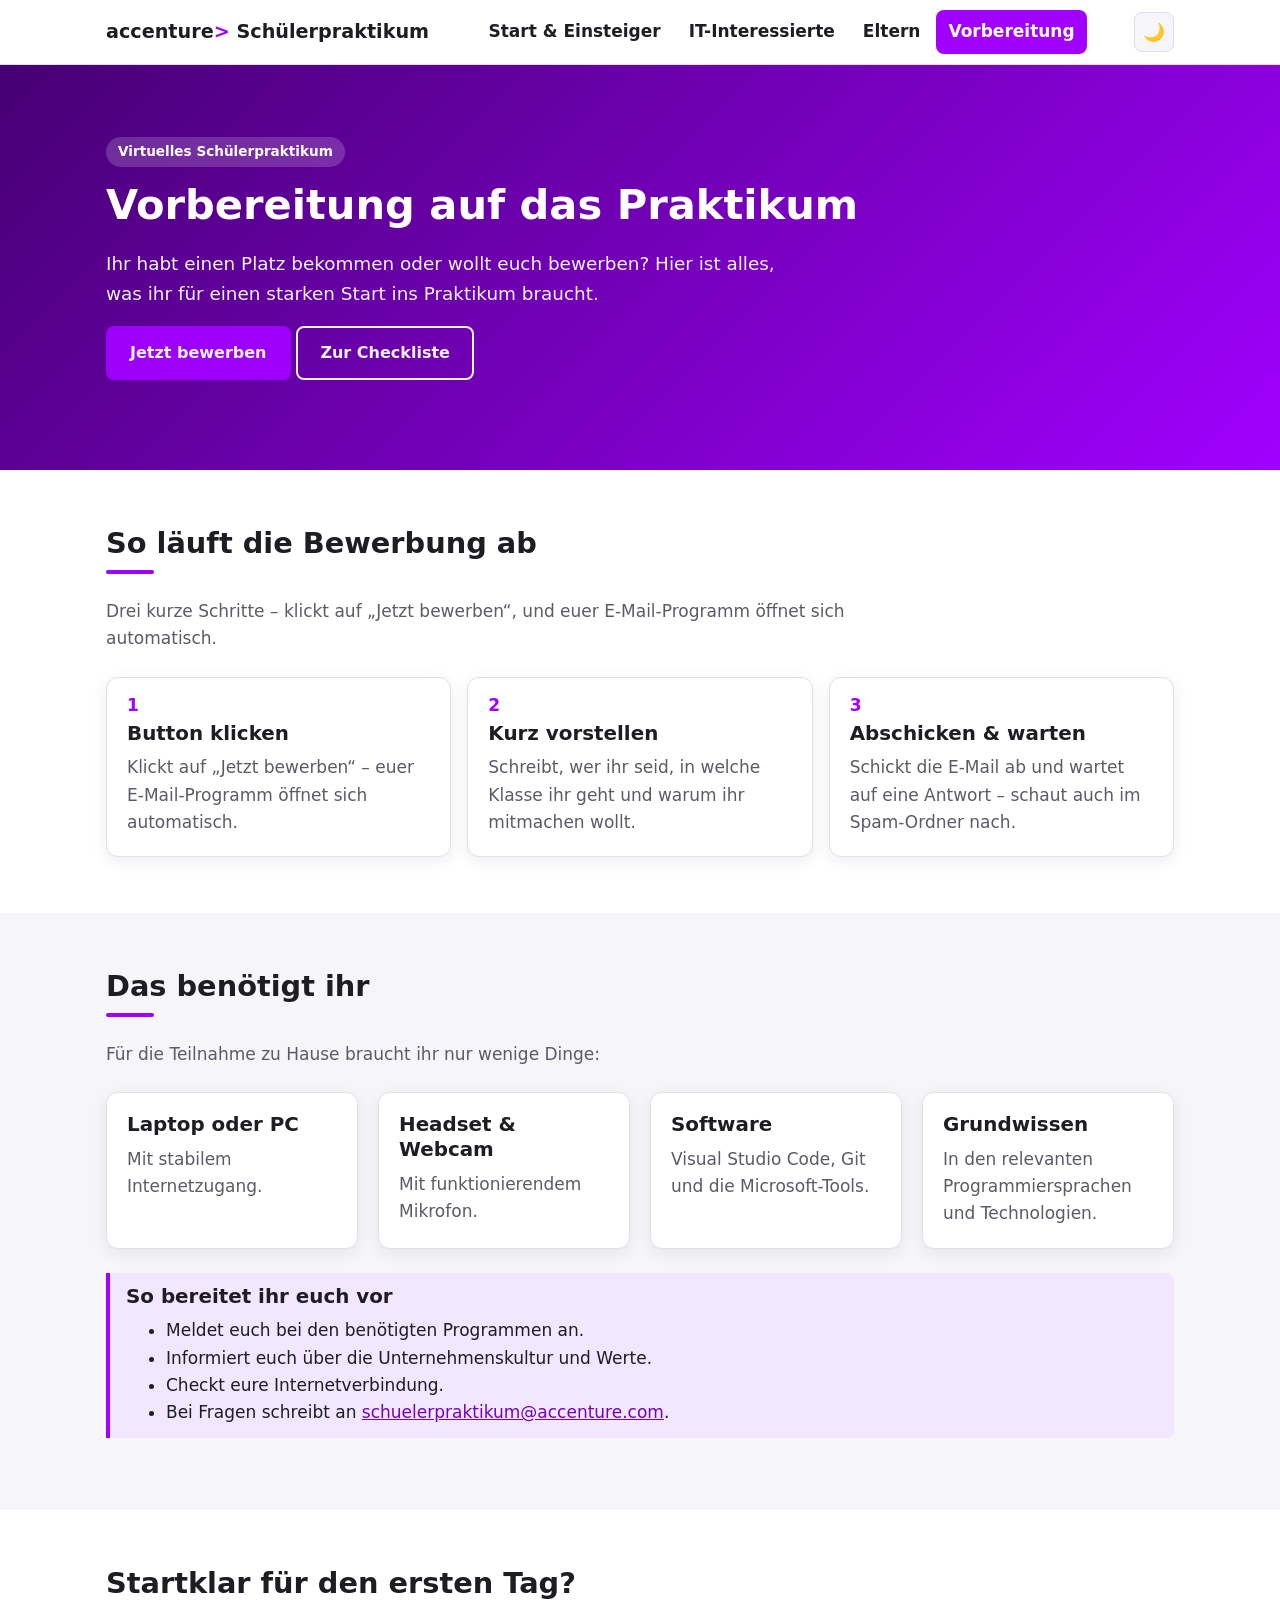
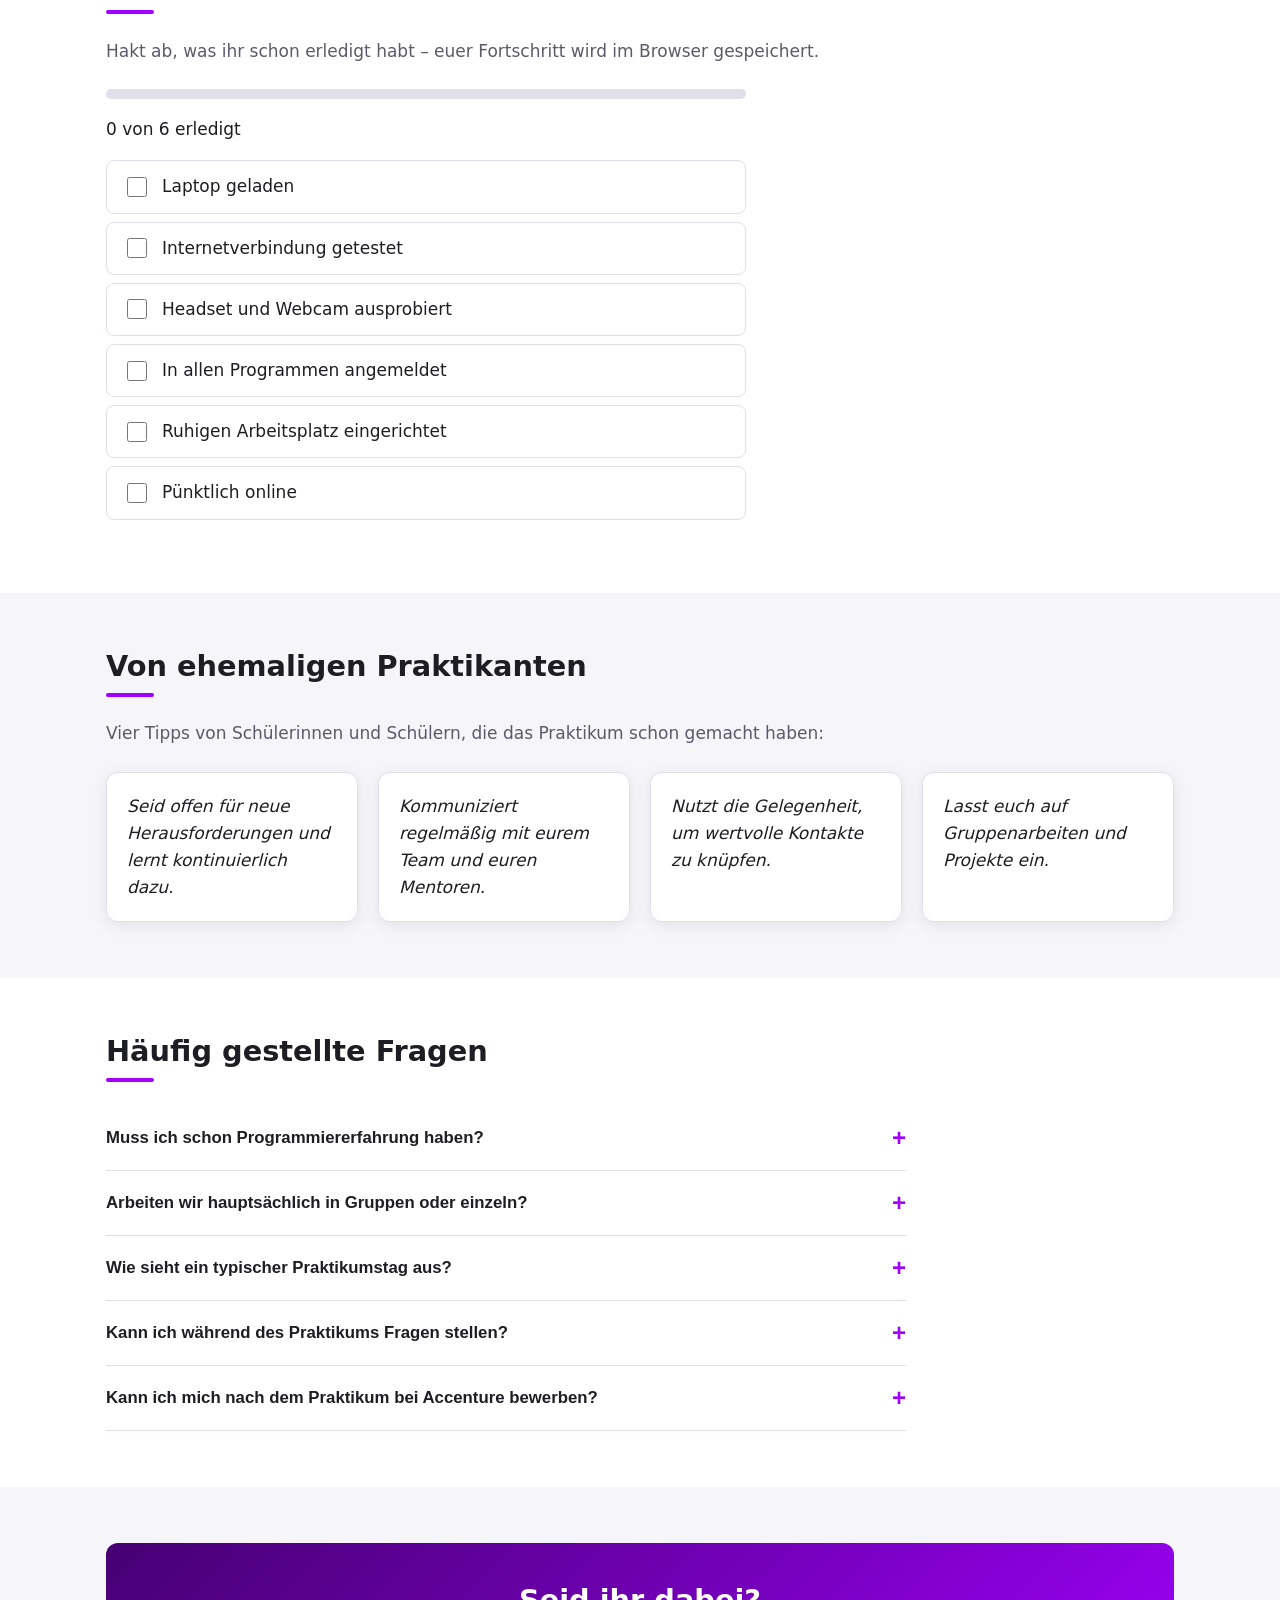
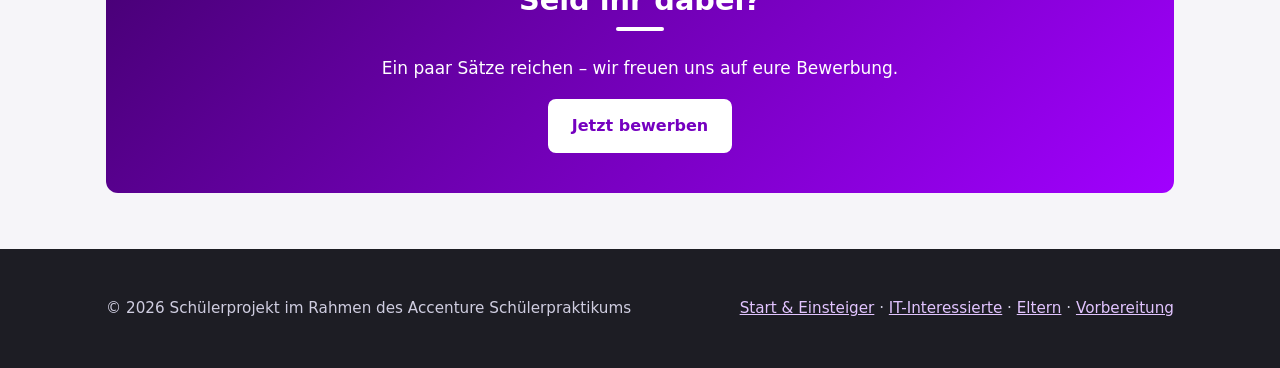
<file: vorbereitung.html>
<!DOCTYPE html>
<html lang="de">
<head>
  <meta charset="UTF-8">
  <meta name="viewport" content="width=device-width, initial-scale=1.0">
  <title>Vorbereitung | Accenture Schülerpraktikum</title>
  <meta name="description" content="Alles, was ihr für einen starken Start ins virtuelle Accenture Schülerpraktikum braucht: Bewerbung, Ausstattung, Checkliste, Tipps und FAQ.">
  <!-- gemeinsames Design für alle Seiten -->
  <link rel="stylesheet" href="teama.css">
</head>
<body>

  <!-- ===== GEMEINSAME NAVIGATION (auf allen 4 Seiten gleich) ===== -->
  <header class="navbar">
    <nav class="container" aria-label="Hauptnavigation">
      <a href="index.html" class="logo">accenture<span>&gt;</span> Schülerpraktikum</a>
      <ul class="nav-links">
        <li><a href="index.html">Start &amp; Einsteiger</a></li>
        <li><a href="coding.html">IT-Interessierte</a></li>
        <li><a href="eltern.html">Eltern</a></li>
        <li><a href="vorbereitung.html" class="aktiv">Vorbereitung</a></li>
      </ul>
      <div class="nav-aktionen">
        <button id="dark-btn" class="icon-btn" type="button" aria-label="Dunklen Modus aktivieren">🌙</button>
        <button id="menu-btn" class="icon-btn" type="button" aria-label="Menü öffnen" aria-expanded="false">☰</button>
      </div>
    </nav>
  </header>

  <main>

    <!-- 1. Willkommenstext -->
    <section class="hero">
      <div class="container">
        <span class="label">Virtuelles Schülerpraktikum</span>
        <h1>Vorbereitung auf das Praktikum</h1>
        <p>Ihr habt einen Platz bekommen oder wollt euch bewerben? Hier ist alles, was ihr für einen starken Start ins Praktikum braucht.</p>
        <p>
          <a class="btn" href="mailto:schuelerpraktikum@accenture.com?subject=Bewerbung%20virtuelles%20Sch%C3%BClerpraktikum">Jetzt bewerben</a>
          <a class="btn hell" href="#checkliste">Zur Checkliste</a>
        </p>
      </div>
    </section>

    <!-- 2. Bewerbung -->
    <section id="bewerbung">
      <div class="container">
        <h2>So läuft die Bewerbung ab</h2>
        <p class="einleitung">Drei kurze Schritte – klickt auf „Jetzt bewerben“, und euer E-Mail-Programm öffnet sich automatisch.</p>
        <div class="schritte" style="margin-top:24px">
          <div class="card">
            <span class="nr">1</span>
            <h3>Button klicken</h3>
            <p>Klickt auf „Jetzt bewerben“ – euer E-Mail-Programm öffnet sich automatisch.</p>
          </div>
          <div class="card">
            <span class="nr">2</span>
            <h3>Kurz vorstellen</h3>
            <p>Schreibt, wer ihr seid, in welche Klasse ihr geht und warum ihr mitmachen wollt.</p>
          </div>
          <div class="card">
            <span class="nr">3</span>
            <h3>Abschicken &amp; warten</h3>
            <p>Schickt die E-Mail ab und wartet auf eine Antwort – schaut auch im Spam-Ordner nach.</p>
          </div>
        </div>
      </div>
    </section>

    <!-- 3. Ausstattung -->
    <section class="grau" id="ausstattung">
      <div class="container">
        <h2>Das benötigt ihr</h2>
        <p class="einleitung">Für die Teilnahme zu Hause braucht ihr nur wenige Dinge:</p>
        <div class="card-reihe" style="margin-top:24px">
          <div class="card">
            <h3>Laptop oder PC</h3>
            <p>Mit stabilem Internetzugang.</p>
          </div>
          <div class="card">
            <h3>Headset &amp; Webcam</h3>
            <p>Mit funktionierendem Mikrofon.</p>
          </div>
          <div class="card">
            <h3>Software</h3>
            <p>Visual Studio Code, Git und die Microsoft-Tools.</p>
          </div>
          <div class="card">
            <h3>Grundwissen</h3>
            <p>In den relevanten Programmiersprachen und Technologien.</p>
          </div>
        </div>
        <div class="hinweis" style="margin-top:24px">
          <h3>So bereitet ihr euch vor</h3>
          <ul>
            <li>Meldet euch bei den benötigten Programmen an.</li>
            <li>Informiert euch über die Unternehmenskultur und Werte.</li>
            <li>Checkt eure Internetverbindung.</li>
            <li>Bei Fragen schreibt an <a href="mailto:schuelerpraktikum@accenture.com">schuelerpraktikum@accenture.com</a>.</li>
          </ul>
        </div>
      </div>
    </section>

    <!-- 4. Checkliste -->
    <section id="checkliste">
      <div class="container">
        <h2>Startklar für den ersten Tag?</h2>
        <p class="einleitung">Hakt ab, was ihr schon erledigt habt – euer Fortschritt wird im Browser gespeichert.</p>
        <div class="fortschritt" style="margin-top:24px"><div id="fortschritt-balken"></div></div>
        <p id="fortschritt-text" aria-live="polite">0 von 6 erledigt</p>
        <ul class="checkliste">
          <li><label><input type="checkbox"> Laptop geladen</label></li>
          <li><label><input type="checkbox"> Internetverbindung getestet</label></li>
          <li><label><input type="checkbox"> Headset und Webcam ausprobiert</label></li>
          <li><label><input type="checkbox"> In allen Programmen angemeldet</label></li>
          <li><label><input type="checkbox"> Ruhigen Arbeitsplatz eingerichtet</label></li>
          <li><label><input type="checkbox"> Pünktlich online</label></li>
        </ul>
      </div>
    </section>

    <!-- 5. Tipps -->
    <section class="grau" id="tipps">
      <div class="container">
        <h2>Von ehemaligen Praktikanten</h2>
        <p class="einleitung">Vier Tipps von Schülerinnen und Schülern, die das Praktikum schon gemacht haben:</p>
        <div class="card-reihe" style="margin-top:24px">
          <div class="card tipp">
            <blockquote>Seid offen für neue Herausforderungen und lernt kontinuierlich dazu.</blockquote>
          </div>
          <div class="card tipp">
            <blockquote>Kommuniziert regelmäßig mit eurem Team und euren Mentoren.</blockquote>
          </div>
          <div class="card tipp">
            <blockquote>Nutzt die Gelegenheit, um wertvolle Kontakte zu knüpfen.</blockquote>
          </div>
          <div class="card tipp">
            <blockquote>Lasst euch auf Gruppenarbeiten und Projekte ein.</blockquote>
          </div>
        </div>
      </div>
    </section>

    <!-- 6. FAQ -->
    <section id="faq">
      <div class="container">
        <h2>Häufig gestellte Fragen</h2>
        <div class="faq" style="margin-top:24px">
          <div class="faq-item">
            <button class="faq-frage" type="button" aria-expanded="false">Muss ich schon Programmiererfahrung haben?</button>
            <div class="faq-antwort">
              <p>Nein, das lernt ihr während des Praktikums.</p>
            </div>
          </div>
          <div class="faq-item">
            <button class="faq-frage" type="button" aria-expanded="false">Arbeiten wir hauptsächlich in Gruppen oder einzeln?</button>
            <div class="faq-antwort">
              <p>Wir arbeiten hauptsächlich in Gruppen, aber es gibt auch einzelne Aufgaben.</p>
            </div>
          </div>
          <div class="faq-item">
            <button class="faq-frage" type="button" aria-expanded="false">Wie sieht ein typischer Praktikumstag aus?</button>
            <div class="faq-antwort">
              <p>Der Tag startet mit einem kurzen Team-Meeting, danach arbeitet ihr an euren Aufgaben und Projekten.</p>
            </div>
          </div>
          <div class="faq-item">
            <button class="faq-frage" type="button" aria-expanded="false">Kann ich während des Praktikums Fragen stellen?</button>
            <div class="faq-antwort">
              <p>Ja, jederzeit! Eure Mentoren und das Team helfen euch gerne weiter.</p>
            </div>
          </div>
          <div class="faq-item">
            <button class="faq-frage" type="button" aria-expanded="false">Kann ich mich nach dem Praktikum bei Accenture bewerben?</button>
            <div class="faq-antwort">
              <p>Ja, das Praktikum ist ein guter Einstieg. Viele nutzen die Kontakte später für eine Bewerbung auf eine Ausbildung oder ein duales Studium.</p>
            </div>
          </div>
        </div>
      </div>
    </section>

    <!-- 7. Abschluss -->
    <section class="grau">
      <div class="container">
        <div class="bewerben-box">
          <h2>Seid ihr dabei?</h2>
          <p>Ein paar Sätze reichen – wir freuen uns auf eure Bewerbung.</p>
          <a class="btn" href="mailto:schuelerpraktikum@accenture.com?subject=Bewerbung%20virtuelles%20Sch%C3%BClerpraktikum">Jetzt bewerben</a>
        </div>
      </div>
    </section>

  </main>

  <!-- ===== GEMEINSAMER FOOTER ===== -->
  <footer>
    <div class="container">
      <p>© <span id="jahr">2026</span> Schülerprojekt im Rahmen des Accenture Schülerpraktikums</p>
      <p><a href="index.html">Start &amp; Einsteiger</a> · <a href="coding.html">IT-Interessierte</a> · <a href="eltern.html">Eltern</a> · <a href="vorbereitung.html">Vorbereitung</a></p>
    </div>
  </footer>

  <button id="nach-oben" type="button" aria-label="Nach oben scrollen">↑</button>
  <!-- JavaScript ganz am Ende laden, damit alle HTML-Elemente schon existieren -->
  <script src="teama.js"></script>
</body>
</html>
</file>
<file: teama.css>
/* ---------- 1. Variablen ---------- */
:root {
  --lila: #a100ff;          /* Akzentfarbe */
  --lila-dunkel: #7500c0;
  --lila-hell: #f3e6ff;
  --text: #1d1d24;
  --text-leise: #5a5a6a;
  --hintergrund: #ffffff;
  --flaeche: #f6f5f9;
  --rand: #e2dfea;
  --schatten: 0 4px 16px rgba(30, 0, 60, 0.08);
  --radius: 12px;
  --schrift: "Segoe UI", system-ui, -apple-system, Roboto, Arial, sans-serif;
  --breite: 1100px;
}

/* Dark Mode (wird per JavaScript über die Klasse "dark" am <html> gesetzt) */
html.dark {
  --lila: #c266ff;
  --lila-dunkel: #a100ff;
  --lila-hell: #2c1a3d;
  --text: #ecebf2;
  --text-leise: #a9a7b8;
  --hintergrund: #14131a;
  --flaeche: #1e1c26;
  --rand: #34313f;
  --schatten: 0 4px 16px rgba(0, 0, 0, 0.4);
}

/* ---------- 2. Grundlayout ---------- */
* { box-sizing: border-box; }

/* Elemente mit dem Attribut "hidden" immer verstecken (auch wenn sie sonst display: flex haben) */
[hidden] { display: none !important; }

html { scroll-behavior: smooth; }

body {
  margin: 0;
  font-family: var(--schrift);
  font-size: 17px;
  line-height: 1.6;
  color: var(--text);
  background: var(--hintergrund);
  transition: background 0.3s, color 0.3s;
}

img { max-width: 100%; display: block; }

a { color: var(--lila-dunkel); }
html.dark a { color: var(--lila); }

h1, h2, h3 { line-height: 1.25; }
h2 { font-size: 1.8rem; margin-top: 0; }
h2::after {               /* kleiner lila Strich unter jeder Überschrift */
  content: "";
  display: block;
  width: 48px;
  height: 4px;
  margin-top: 8px;
  background: var(--lila);
  border-radius: 2px;
}

.container {
  max-width: var(--breite);
  margin: 0 auto;
  padding: 0 16px;
}

section { padding: 56px 0; }
section.grau { background: var(--flaeche); }

.einleitung { color: var(--text-leise); max-width: 750px; }

/* Navigation */
.navbar {
  position: sticky;
  top: 0;
  z-index: 100;
  background: var(--hintergrund);
  border-bottom: 1px solid var(--rand);
}
.navbar .container {
  display: flex;
  align-items: center;
  justify-content: space-between;
  gap: 16px;
  min-height: 64px;
}
.logo {
  font-weight: 800;
  font-size: 1.2rem;
  text-decoration: none;
  color: var(--text) !important;
}
.logo span { color: var(--lila); }

.nav-links {
  display: flex;
  gap: 4px;
  list-style: none;
  margin: 0;
  padding: 0;
}
.nav-links a {
  display: block;
  padding: 8px 12px;
  border-radius: 8px;
  text-decoration: none;
  color: var(--text);
  font-weight: 600;
}
.nav-links a:hover { background: var(--lila-hell); }
.nav-links a.aktiv { background: var(--lila); color: #fff; }

.nav-aktionen { display: flex; gap: 8px; align-items: center; }

.icon-btn {
  border: 1px solid var(--rand);
  background: var(--flaeche);
  color: var(--text);
  width: 40px;
  height: 40px;
  border-radius: 8px;
  font-size: 1.1rem;
  cursor: pointer;
}
.icon-btn:hover { border-color: var(--lila); }
#menu-btn { display: none; }

/* Seitenkopf (Hero) */
.hero {
  background: linear-gradient(135deg, #460073 0%, #a100ff 100%);
  color: #fff;
  padding: 72px 0;
}
.hero h1 { font-size: 2.6rem; margin: 0 0 16px; }
.hero p { font-size: 1.15rem; max-width: 680px; opacity: 0.95; }
.hero .label {
  display: inline-block;
  background: rgba(255, 255, 255, 0.18);
  padding: 4px 12px;
  border-radius: 999px;
  font-size: 0.85rem;
  font-weight: 600;
  margin-bottom: 12px;
}

/* Footer */
footer {
  background: #1d1d24;
  color: #cfcde0;
  padding: 32px 0;
  font-size: 0.95rem;
}
footer .container {
  display: flex;
  flex-wrap: wrap;
  justify-content: space-between;
  gap: 16px;
}
footer a { color: #e2c4ff !important; }

/* ---------- 3. Bausteine ---------- */
.btn {
  display: inline-block;
  padding: 12px 22px;
  border-radius: 8px;
  border: 2px solid var(--lila);
  background: var(--lila);
  color: #fff !important;
  font-weight: 700;
  font-size: 1rem;
  text-decoration: none;
  cursor: pointer;
  transition: transform 0.15s, background 0.15s;
}
.btn:hover { transform: translateY(-2px); background: var(--lila-dunkel); }
.btn.hell { background: transparent; color: var(--lila-dunkel) !important; }
.hero .btn.hell { color: #fff !important; border-color: #fff; }

/* Card-Raster mit Flexbox */
.card-reihe {
  display: flex;
  flex-wrap: wrap;
  gap: 20px;
}
.card {
  /* flex: wachsen schrumpfen Startbreite → jede Karte startet bei 220px und wird dann gleichmäßig breiter */
  flex: 1 1 220px;
  background: var(--hintergrund);
  border: 1px solid var(--rand);
  border-radius: var(--radius);
  padding: 20px;
  box-shadow: var(--schatten);
  transition: transform 0.2s, box-shadow 0.2s;
}
.card:hover { transform: translateY(-4px); box-shadow: 0 8px 24px rgba(100, 0, 160, 0.15); }
.card img { width: 64px; height: 64px; margin-bottom: 12px; }
.card h3 { margin: 0 0 8px; }
.card p { margin: 0; color: var(--text-leise); }
a.card { text-decoration: none; color: var(--text); }
.card .btn { margin-top: 12px; }
.card ul { margin: 8px 0 0; padding-left: 20px; color: var(--text-leise); }

/* Hinweisbox */
.hinweis {
  border-left: 4px solid var(--lila);
  background: var(--lila-hell);
  padding: 12px 16px;
  border-radius: 0 8px 8px 0;
  margin: 16px 0;
}
.hinweis h3 { margin: 0 0 8px; }
.hinweis p, .hinweis ul { margin: 8px 0 0; }

/* Versteckte Zusatzinfos ("Mehr anzeigen") */
.mehr-text, .card .mehr-text { display: none; margin-top: 12px; }
.mehr-text.offen, .card .mehr-text.offen { display: block; }
.mehr-btn {
  margin-top: 12px;
  background: none;
  border: none;
  padding: 0;
  color: var(--lila-dunkel);
  font-weight: 700;
  cursor: pointer;
  font-size: 0.95rem;
}
html.dark .mehr-btn { color: var(--lila); }

/* Suchfeld */
.suchfeld {
  width: 100%;
  max-width: 420px;
  padding: 12px 16px;
  font-size: 1rem;
  border: 2px solid var(--rand);
  border-radius: 8px;
  background: var(--hintergrund);
  color: var(--text);
  margin-bottom: 20px;
}
.suchfeld:focus { outline: none; border-color: var(--lila); }
.keine-treffer { display: none; color: var(--text-leise); font-style: italic; }

/* Back to Top */
#nach-oben {
  position: fixed;
  right: 20px;
  bottom: 20px;
  width: 48px;
  height: 48px;
  border-radius: 50%;
  border: none;
  background: var(--lila);
  color: #fff;
  font-size: 1.4rem;
  cursor: pointer;
  box-shadow: var(--schatten);
  opacity: 0;
  pointer-events: none;
  transition: opacity 0.3s;
}
#nach-oben.sichtbar { opacity: 1; pointer-events: auto; }

/* ---------- 4. Startseite ---------- */
  /* aspect-ratio hält das Video immer im Breitbild-Format 16:9 */
.video-box {
  position: relative;
  width: 100%;
  max-width: 800px;
  aspect-ratio: 16 / 9;
  border-radius: var(--radius);
  overflow: hidden;
  background: #000;
  box-shadow: var(--schatten);
}
.video-box iframe { width: 100%; height: 100%; border: 0; }
.video-link { margin-top: 12px; color: var(--text-leise); font-size: 0.95rem; }
/* Vorschaubild, wenn die Seite als Datei geöffnet wird (siehe teama.js) */
.video-vorschau { position: relative; display: block; height: 100%; }
.video-vorschau img { width: 100%; height: 100%; object-fit: cover; opacity: 0.85; }
.video-vorschau span {
  position: absolute;
  top: 50%;
  left: 50%;
  transform: translate(-50%, -50%);
  padding: 14px 24px;
  border-radius: 999px;
  background: var(--lila);
  color: #fff;
  font-weight: 700;
}
.video-vorschau:hover span { background: var(--lila-dunkel); }

/* Roadmap */
.roadmap-wochen { display: flex; gap: 8px; margin-bottom: 20px; flex-wrap: wrap; }
.woche-btn {
  padding: 8px 16px;
  border-radius: 999px;
  border: 2px solid var(--lila);
  background: transparent;
  color: var(--text);
  font-weight: 700;
  cursor: pointer;
}
.woche-btn.aktiv { background: var(--lila); color: #fff; }

.roadmap {
  display: flex;
  gap: 12px;
  list-style: none;
  padding: 0;
  margin: 0;
}
.roadmap li { flex: 1; }
.tag-btn {
  width: 100%;
  height: 100%;
  text-align: left;
  padding: 16px;
  border-radius: var(--radius);
  border: 2px solid var(--rand);
  background: var(--hintergrund);
  color: var(--text);
  cursor: pointer;
  font-size: 0.95rem;
  transition: border-color 0.2s, transform 0.2s;
}
.tag-btn:hover { border-color: var(--lila); transform: translateY(-2px); }
/* "aktiv" setzt JavaScript beim angeklickten Tag */
.tag-btn.aktiv { border-color: var(--lila); background: var(--lila-hell); }
.tag-btn strong { display: block; color: var(--lila-dunkel); font-size: 0.85rem; }
html.dark .tag-btn strong { color: var(--lila); }
.tag-btn span { display: block; font-weight: 700; margin-top: 4px; }

.tag-details {
  margin-top: 16px;
  padding: 20px;
  border-radius: var(--radius);
  background: var(--hintergrund);
  border: 1px solid var(--rand);
  min-height: 90px;
}
.tag-details h3 { margin-top: 0; }

/* Glossar */
.glossar { display: flex; flex-wrap: wrap; gap: 16px; }
.begriff {
  flex: 1 1 300px;
  padding: 16px 20px;
  border-radius: var(--radius);
  background: var(--flaeche);
  border: 1px solid var(--rand);
}
.begriff dt { font-weight: 800; color: var(--lila-dunkel); }
html.dark .begriff dt { color: var(--lila); }
.begriff dd { margin: 4px 0 0; }

/* Bereich-Wegweiser */
.wegweiser .card { text-decoration: none; color: var(--text); }
.wegweiser .card .pfeil { display: inline-block; margin-top: 12px; font-weight: 700; color: var(--lila-dunkel); }

/* ---------- 5. Coding (IT-Interessierte) ---------- */

.uebung {
  display: flex;
  gap: 24px;
  flex-wrap: wrap;
  padding: 24px;
  margin: 0 0 24px;
  border: 1px solid var(--rand);
  border-radius: var(--radius);
  background: var(--hintergrund);
}
.uebung > div { flex: 1 1 320px; }
.uebung h3 { margin-top: 0; }
.uebung img {
  flex: 1 1 320px;
  max-width: 100%;
  border: 1px solid var(--rand);
  border-radius: 8px;
}
.uebung figcaption { color: var(--text-leise); font-size: 0.9rem; margin-top: 8px; }

/* Rätsel: Antwortbilder werden erst beim Klick angezeigt */
.antwort-bild {
  display: none;
  margin-top: 12px;
  max-width: 100%;
  border: 1px solid var(--rand);
  border-radius: 8px;
}
.antwort-bild.offen { display: block; }

pre {
  margin: 0;
  padding: 16px;
  border-radius: 8px;
  background: #1d1d24;
  color: #e8e6f0;
  font-size: 0.85rem;
  overflow-x: auto;
}
code { font-family: Consolas, "Courier New", monospace; }

table.verwendung {
  width: 100%;
  margin-top: 24px;
  border-collapse: collapse;
  background: var(--hintergrund);
}
.verwendung th, .verwendung td {
  text-align: left;
  padding: 12px;
  border-bottom: 1px solid var(--rand);
  vertical-align: top;
}
.verwendung th { background: var(--lila); color: #fff; }

/* ---------- 6. Eltern ---------- */
.zahlen { display: flex; flex-wrap: wrap; gap: 20px; margin: 24px 0; }
.zahl {
  flex: 1 1 180px;
  text-align: center;
  padding: 20px;
  border-radius: var(--radius);
  background: var(--hintergrund);
  border: 1px solid var(--rand);
}
.zahl b { display: block; font-size: 2rem; color: var(--lila-dunkel); }
html.dark .zahl b { color: var(--lila); }
.zahl span { display: block; margin-top: 4px; color: var(--text-leise); font-size: 0.95rem; }

/* CSS zählt die Listenpunkte selbst (counter) und zeigt die Zahl im lila Kreis (::before) */
.ablauf { counter-reset: schritt; list-style: none; padding: 0; }
.ablauf li {
  counter-increment: schritt;
  position: relative;
  padding: 0 0 20px 56px;
}
.ablauf li::before {
  content: counter(schritt);
  position: absolute;
  left: 0;
  top: 0;
  width: 36px;
  height: 36px;
  border-radius: 50%;
  background: var(--lila);
  color: #fff;
  font-weight: 800;
  display: flex;
  align-items: center;
  justify-content: center;
}
.ablauf h3 { margin: 0; }
.ablauf p { margin: 4px 0 0; color: var(--text-leise); }

.kontakt { display: flex; flex-wrap: wrap; gap: 24px; }
.kontakt address, .kontakt .karte { flex: 1 1 340px; }
.kontakt address {
  font-style: normal;
  padding: 24px;
  border-radius: var(--radius);
  background: var(--hintergrund);
  border: 1px solid var(--rand);
}
.karte iframe {
  width: 100%;
  height: 340px;
  border: 0;
  border-radius: var(--radius);
}

/* ---------- 7. Vorbereitung ---------- */
.schritte { display: flex; gap: 16px; flex-wrap: wrap; }
.schritte .card { position: relative; padding-top: 44px; }
.schritte .nr {
  position: absolute;
  top: 14px;
  left: 20px;
  font-weight: 800;
  color: var(--lila);
}

.checkliste { list-style: none; padding: 0; max-width: 640px; }
.checkliste li {
  padding: 12px 16px;
  margin-bottom: 8px;
  border-radius: 8px;
  background: var(--hintergrund);
  border: 1px solid var(--rand);
}
.checkliste label { display: flex; gap: 12px; align-items: center; cursor: pointer; }
.checkliste input { width: 20px; height: 20px; accent-color: var(--lila); }
.checkliste li.erledigt label { text-decoration: line-through; color: var(--text-leise); }
.fortschritt {
  height: 10px;
  max-width: 640px;
  border-radius: 999px;
  background: var(--rand);
  overflow: hidden;
  margin-bottom: 8px;
}
.fortschritt div { height: 100%; width: 0; background: var(--lila); transition: width 0.3s; }

.tipp blockquote { margin: 0; font-style: italic; }
.tipp .wer { margin-top: 12px; font-weight: 700; color: var(--text); font-size: 0.9rem; }

/* FAQ (Akkordeon) */
.faq { max-width: 800px; }
.faq-item { border-bottom: 1px solid var(--rand); }
.faq-frage {
  width: 100%;
  display: flex;
  justify-content: space-between;
  align-items: center;
  gap: 16px;
  padding: 18px 0;
  background: none;
  border: none;
  color: var(--text);
  font-size: 1.05rem;
  font-weight: 700;
  text-align: left;
  cursor: pointer;
}
/* das + rechts neben jeder Frage; beim Öffnen wird es um 45° zum × gedreht */
.faq-frage::after { content: "+"; font-size: 1.5rem; color: var(--lila); transition: transform 0.2s; }
.faq-item.offen .faq-frage::after { transform: rotate(45deg); }
.faq-antwort { display: none; padding: 0 0 18px; color: var(--text-leise); }
.faq-item.offen .faq-antwort { display: block; }

.bewerben-box {
  text-align: center;
  padding: 40px 24px;
  border-radius: var(--radius);
  background: linear-gradient(135deg, #460073, #a100ff);
  color: #fff;
}
.bewerben-box h2::after { margin: 8px auto 0; background: #fff; }
.bewerben-box .btn { background: #fff; color: var(--lila-dunkel) !important; border-color: #fff; }

/* ---------- 8. Responsive (Smartphone) ---------- */
@media (max-width: 860px) {
  #menu-btn { display: block; }
  .nav-links {
    display: none;
    position: absolute;
    top: 64px;
    left: 0;
    right: 0;
    flex-direction: column;
    padding: 12px 16px;
    background: var(--hintergrund);
    border-bottom: 1px solid var(--rand);
  }
  .nav-links.offen { display: flex; }
  .roadmap { flex-direction: column; }
  .hero h1 { font-size: 2rem; }
}
</file>
